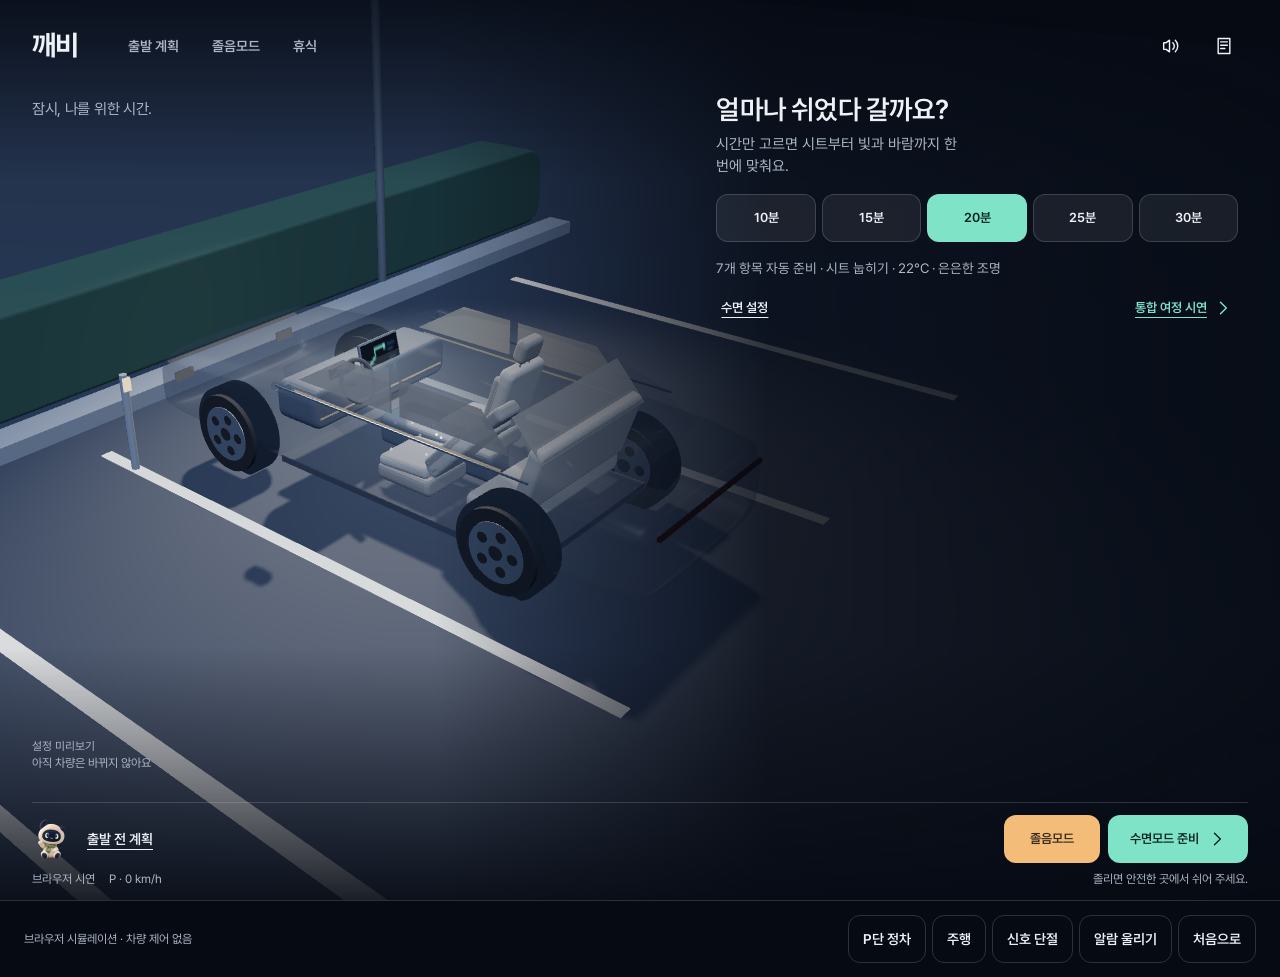
<file: app/src/main/assets/web/index.html>
<!doctype html>
<html lang="ko"><head><meta charset="utf-8"><meta name="viewport" content="width=device-width,initial-scale=1"><meta name="color-scheme" content="dark"><meta http-equiv="Content-Security-Policy" content="default-src 'self'; script-src 'self'; style-src 'self' 'unsafe-inline'; img-src 'self' data:; connect-src 'none'; font-src 'self'"><title>깨비 · 여정 사이의 쉼</title><link rel="stylesheet" href="style.css"><link rel="stylesheet" href="theme.css"><script defer src="core.js"></script><script defer src="sleep-routine.js"></script><script defer src="scene-state.js"></script><script defer src="vendor/three.min.js"></script><script defer src="demo/journey-scene.js"></script><script defer src="cabin3d.js"></script><script defer src="stage-labels.js"></script><script defer src="app.js"></script></head>
<body><div id="stage-labels" aria-hidden="true"><svg></svg></div><div class="app"><header class="topbar"><button class="brand" data-action="home" aria-label="깨비 홈">깨비</button><nav class="journey-nav" aria-label="여정"><button data-action="planning">출발 계획</button><button data-action="drowsy-mode">졸음모드</button><button data-action="rest-mode">휴식</button></nav><nav class="tools" aria-label="도구"><button id="sound" class="icon-button" aria-label="음성 안내 켜기"></button><button data-action="journal" class="icon-button" aria-label="휴식 기록" id="journal-button"></button></nav></header>
<main class="workspace"><section class="cabin-stage" aria-label="차량 공간 미리보기"><div class="scene-copy"><h2 id="scene-title">나에게 맞는 공간</h2><p id="scene-message">한 번 시작하면 저장한 수면 환경을 차례로 준비해요.</p><div id="countdown" class="countdown" hidden></div></div><div class="scene-viewport"><canvas id="cabin-canvas" aria-label="선택값으로 움직이는 차량 공간 모형"></canvas></div><div class="scene-footer"><span id="scene-caption">설정 미리보기<small>실제 차량 상태와 다를 수 있어요</small></span><img id="companion" src="../character/kkaebi-attentive.webp" alt="" aria-hidden="true" width="64" height="64"></div></section><section class="control-panel" aria-label="여정과 환경 설정"><div id="panel-content"></div></section></main>
<div class="action-dock"><div id="dock-copy"></div><div id="dock-actions" class="dock-actions"></div></div><div class="statusline"><span id="connection" role="status"></span><span id="vehicle"></span><span id="runtime-note">졸리면 안전한 곳에서 쉬어 주세요.</span></div></div>
<aside id="simulator" aria-label="브라우저 시연"><span>브라우저 시뮬레이션 · 차량 제어 없음</span><div><button data-sim="park">P단 정차</button><button data-sim="drive">주행</button><button data-sim="lost">신호 단절</button><button data-sim="wake">알람 울리기</button><button data-sim="reset">처음으로</button></div></aside><div id="live-notice" class="sr-only" aria-live="polite"></div></body></html>
</file>
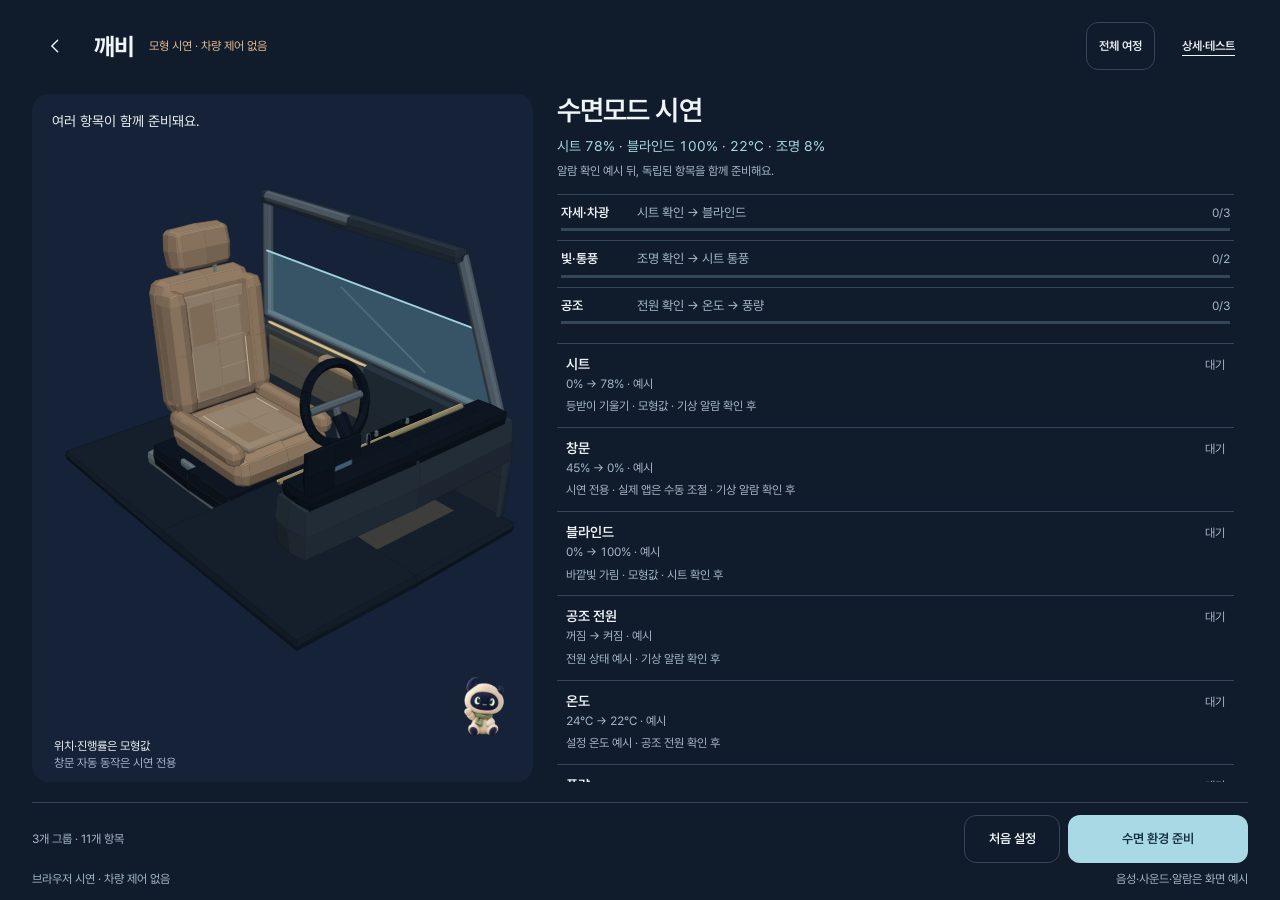
<file: app/src/main/assets/web/demo/index.html>
<!doctype html>
<html lang="ko">
<head>
  <meta charset="utf-8">
  <meta name="viewport" content="width=device-width,initial-scale=1">
  <meta name="color-scheme" content="dark">
  <meta http-equiv="Content-Security-Policy" content="default-src 'self'; script-src 'self'; style-src 'self' 'unsafe-inline'; img-src 'self' data:; connect-src 'none'; font-src 'self'">
  <title>깨비 · 수면모드 시연</title>
  <link rel="stylesheet" href="../style.css"><link rel="stylesheet" href="demo.css">
  <script defer src="../scene.js"></script><script defer src="tour.js"></script><script defer src="demo.js"></script>
</head>
<body data-runtime="showroom">
<div class="app">
  <header class="topbar">
    <a class="exit-link" href="kkaebi://exit-demo" id="exit" aria-label="깨비 앱으로 돌아가기"><svg viewBox="0 0 24 24" aria-hidden="true"><path d="m14 5-7 7 7 7"></path></svg></a>
    <strong class="demo-brand">깨비</strong>
    <span class="demo-disclosure">모형 시연 · 차량 제어 없음</span>
    <button id="journey-toggle">전체 여정</button>
    <button id="mode-toggle" class="text-button">상세·테스트</button>
  </header>
  <nav class="chapter-track" aria-label="시연 여정" hidden><span>계획</span><span>졸음</span><span>정차</span><span>환경</span><span>휴식</span><span>기상</span><span>확인</span></nav>
  <main class="workspace">
    <section class="cabin-stage" aria-label="가상 차량 공간">
      <div class="demo-scene-label" id="model-label">여러 항목이 함께 준비돼요.</div>
      <div class="scene-viewport"><canvas id="cabin-canvas" aria-label="독립적으로 움직이는 시트, 창문, 블라인드, 조명 모형"></canvas></div>
      <div class="scene-footer"><span>위치·진행률은 모형값<small>창문 자동 동작은 시연 전용</small></span><img id="companion" src="../../character/kkaebi-attentive.webp" alt="깨비" width="64" height="64"></div>
    </section>
    <section class="control-panel" aria-label="수면 환경 준비 순서">
      <div id="tour-panel">
        <div class="routine-heading"><h1 id="tour-title">수면모드 시연</h1><p id="tour-description">시트 78% · 블라인드 100% · 22°C · 조명 8%</p><p class="demo-context" id="tour-context">알람 확인 예시 뒤, 독립된 항목을 함께 준비해요.</p></div>
        <div id="routine-scroll" class="routine-scroll">
          <div id="group-overview" class="group-overview" aria-label="세 그룹의 동시 진행"></div>
          <ol id="routine-ledger" class="routine-ledger" aria-label="항목별 준비와 복원 진행"></ol>
        </div>
      </div>
      <div id="manual-panel" hidden>
        <h1>상세·동작 테스트</h1>
        <p class="helper">항목 하나의 움직임을 살펴봐요. 수면 시연으로 돌아가면 처음 설정으로 준비해요.</p>
        <div class="option-picker"><select id="options" aria-label="시연할 항목"></select></div>
        <div class="inspector-head"><h2 id="manual-label">시트</h2><output id="manual-value"></output></div>
        <input id="manual-range" class="range-control" type="range" min="0" max="100" value="0" aria-label="시트 모형 조절">
        <div class="range-ends"><span id="range-min">세우기</span><span id="range-max">눕히기</span></div>
        <p class="helper" id="manual-note">모형의 비율이며 실제 차량 각도가 아니에요.</p>
      </div>
      <div id="paused-notice" class="stop-warning" role="status" hidden></div>
    </section>
  </main>
  <div class="action-dock"><span id="demo-progress">11개 항목 · 준비 전</span><div class="dock-actions"><button id="restart">처음 설정</button><button id="next" hidden>다음 단계</button><button id="play" class="primary">수면 환경 준비</button></div></div>
  <div class="statusline"><span id="host-status">시연 환경 확인 중</span><span>음성·사운드·알람은 화면 예시</span></div>
</div>
<div id="live-notice" class="sr-only" aria-live="polite"></div>
</body></html>
</file>
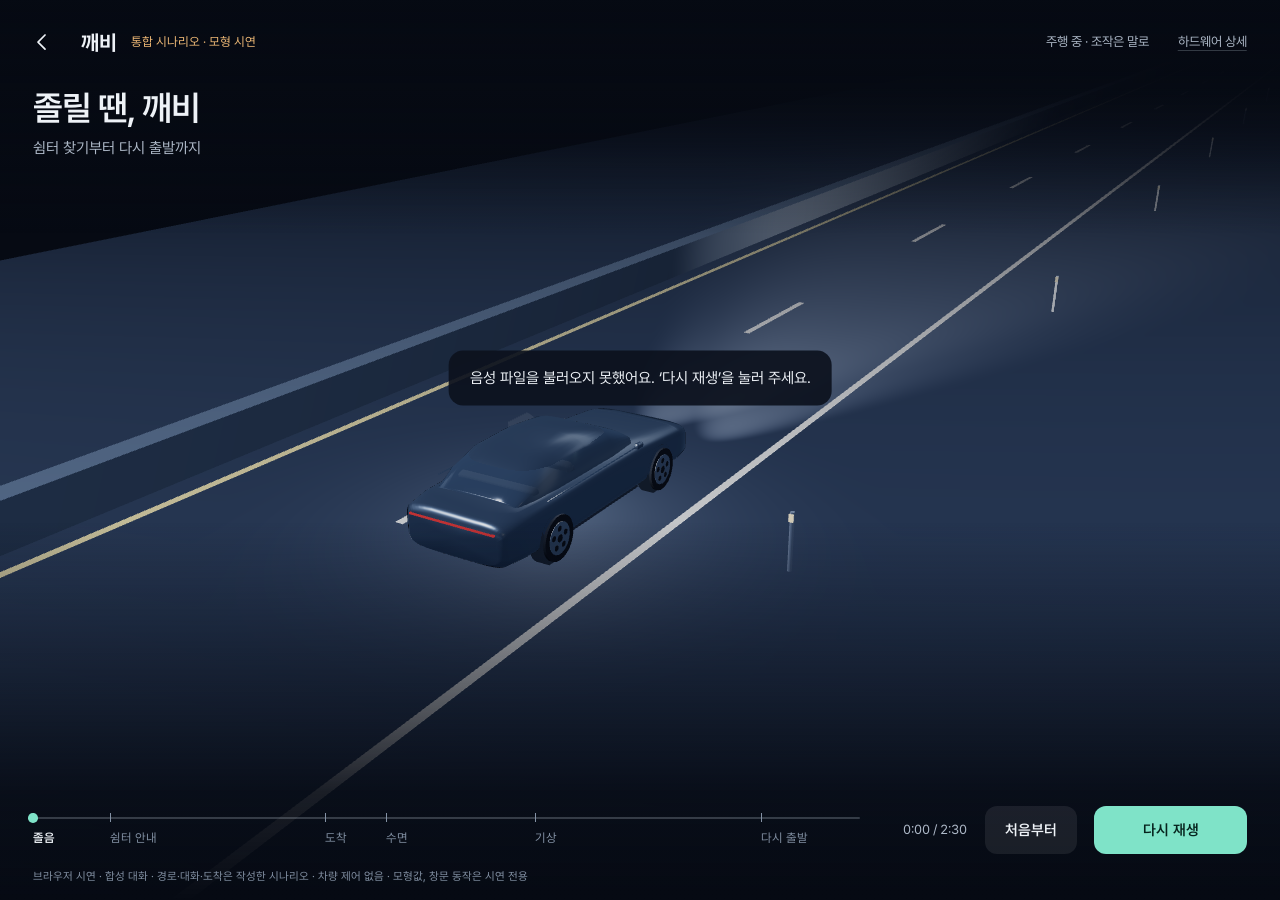
<file: app/src/main/assets/web/demo/journey.html>
<!doctype html>
<html lang="ko">
<head>
  <meta charset="utf-8">
  <meta name="viewport" content="width=device-width,initial-scale=1">
  <meta name="color-scheme" content="dark">
  <meta http-equiv="Content-Security-Policy" content="default-src 'self'; script-src 'self'; style-src 'self' 'unsafe-inline'; img-src 'self' data: blob:; connect-src 'none'; font-src 'self'; media-src 'self'">
  <title>깨비 · 졸음부터 다시 출발까지</title>
  <link rel="stylesheet" href="journey.css">
  <script defer src="../vendor/three.min.js"></script>
  <script defer src="tour.js"></script>
  <script defer src="journey-data.js"></script>
  <script defer src="journey-scene.js"></script>
  <script defer src="journey.js"></script>
</head>
<body data-runtime="journey">
<canvas id="stage" aria-label="밤길을 달리던 차가 쉼터에 멈추고 실내가 수면 환경으로 바뀌는 모형 장면"></canvas>
<div class="shade" aria-hidden="true"></div>

<header class="top">
  <a id="exit" class="exit" href="kkaebi://exit-demo" aria-label="깨비 앱으로 돌아가기"><svg viewBox="0 0 24 24" aria-hidden="true"><path d="m14 5-7 7 7 7"></path></svg></a>
  <strong class="brand">깨비</strong>
  <span class="disclosure">통합 시나리오 · 모형 시연</span>
  <span id="status" class="status" role="status"></span>
  <a class="details" href="index.html">하드웨어 상세</a>
</header>

<div class="heading">
  <h1 id="title">졸릴 땐, 깨비</h1>
  <p id="detail">쉼터 찾기부터 다시 출발까지</p>
</div>

<div id="rest" class="rest" hidden>
  <strong id="rest-clock">20:00</strong>
  <span>20분 휴식 · 시간을 줄여 보여 줍니다</span>
</div>

<div id="labels" class="labels" aria-hidden="true">
  <svg id="leaders" class="leaders"></svg>
</div>
<ol id="hardware" class="sr-only" aria-label="각 하드웨어의 모의 진행 상태"></ol>

<footer class="dock">
  <div id="caption" class="caption">
    <img id="companion" src="../../character/kkaebi-attentive.webp" width="56" height="56" alt="">
    <strong id="caption-speaker">깨비</strong>
    <p id="caption-text"></p>
    <span class="voice" aria-hidden="true"><i></i><i></i><i></i><i></i></span>
  </div>
  <div class="transport">
    <div id="timeline" class="timeline" role="slider" tabindex="0" aria-label="재생 위치" aria-valuemin="0" aria-valuemax="150" aria-valuenow="0">
      <span class="track"><span id="fill" class="fill"></span></span>
      <ol id="chapters" class="chapters"></ol>
    </div>
    <span id="time" class="time">0:00 / 2:30</span>
    <button id="restart" class="ghost">처음부터</button>
    <button id="play" class="primary">통합 여정 시작</button>
  </div>
  <p class="notes"><span id="host">브라우저 시연</span> · 경로·대화·도착은 작성한 시나리오 · 차량 제어 없음 · 모형값, 창문 동작은 시연 전용</p>
</footer>
<div id="notice" class="notice" role="status" hidden></div>
<audio id="audio" preload="auto"></audio>
<div id="live" class="sr-only" aria-live="polite"></div>
</body>
</html>
</file>
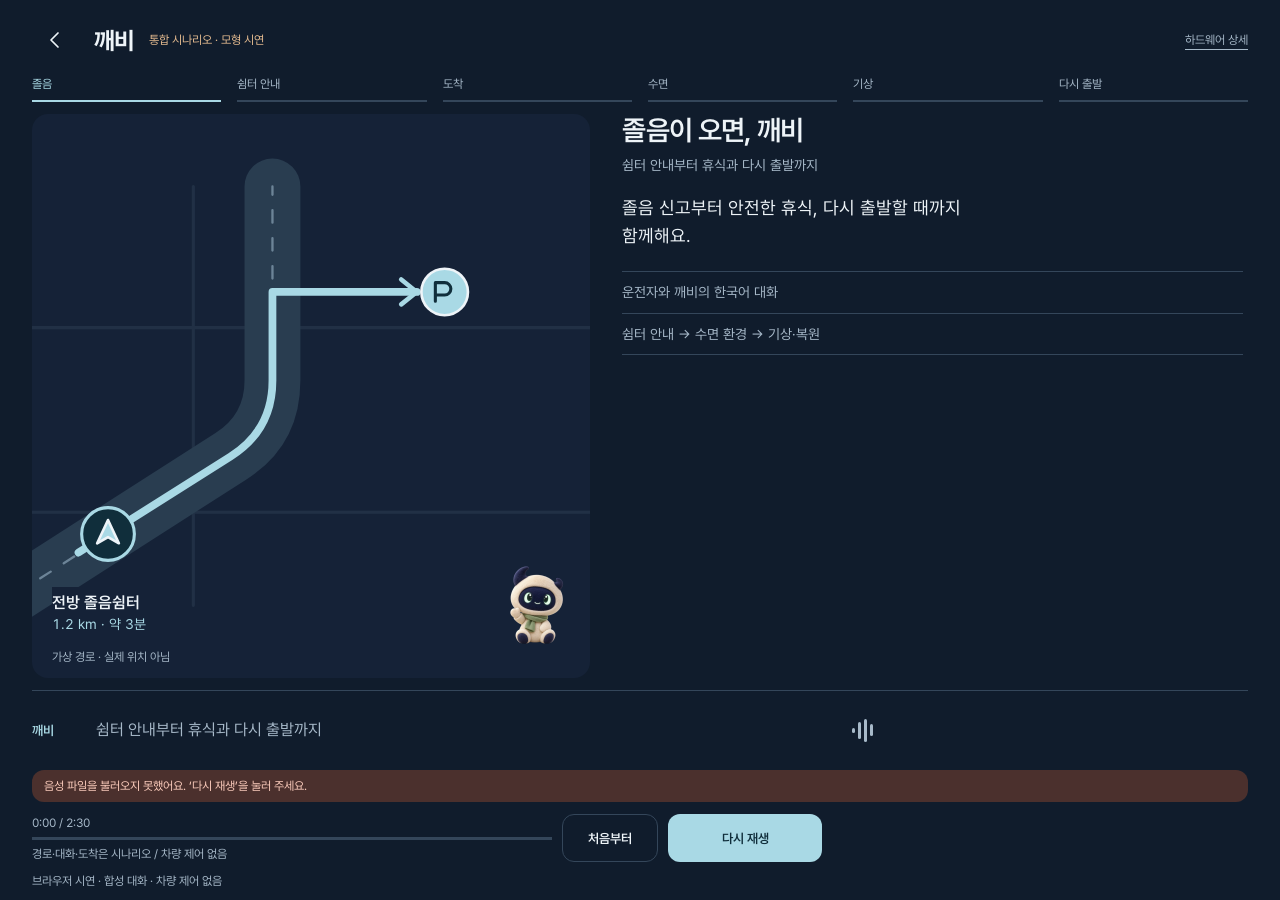
<file: app/src/main/assets/web/demo/story.html>
<!doctype html>
<html lang="ko">
<head>
  <meta charset="utf-8">
  <meta name="viewport" content="width=device-width,initial-scale=1">
  <meta name="color-scheme" content="dark">
  <meta http-equiv="Content-Security-Policy" content="default-src 'self'; script-src 'self'; style-src 'self' 'unsafe-inline'; img-src 'self' data:; connect-src 'none'; font-src 'self'; media-src 'self'">
  <title>깨비 · 졸음부터 다시 출발까지</title>
  <link rel="stylesheet" href="../style.css">
  <link rel="stylesheet" href="story.css">
  <script defer src="../scene.js"></script>
  <script defer src="tour.js"></script>
  <script defer src="story-data.js"></script>
  <script defer src="story.js"></script>
</head>
<body data-runtime="story">
<div class="story-app">
  <header class="story-header">
    <a id="exit" class="story-exit" href="kkaebi://exit-demo" aria-label="깨비 앱으로 돌아가기"><svg viewBox="0 0 24 24" aria-hidden="true"><path d="m14 5-7 7 7 7"></path></svg></a>
    <strong class="story-brand">깨비</strong>
    <span class="story-disclosure">통합 시나리오 · 모형 시연</span>
    <a class="story-details" href="index.html">하드웨어 상세</a>
  </header>
  <nav class="story-chapters" aria-label="운전자 여정"><span>졸음</span><span>쉼터 안내</span><span>도착</span><span>수면</span><span>기상</span><span>다시 출발</span></nav>
  <main class="story-workspace">
    <section class="story-stage" aria-label="운전자 여정 모형">
      <div id="route-scene" class="route-scene">
        <svg class="route-map" viewBox="0 0 360 230" role="img" aria-label="전방 쉼터까지 이어지는 가상 경로">
          <path class="road-secondary" d="M-20 71H390M104-20V250M-20 190H390"></path>
          <path class="road-bed" d="M-25 252 128 154Q155 137 155 105V-20"></path>
          <path class="road-line" d="M-25 252 128 154Q155 137 155 105V-20"></path>
          <path class="route-line" d="M30 216 128 154Q155 137 155 105V48H248"></path>
          <path class="route-next" d="M238 40 248 48 238 56"></path>
          <circle class="route-destination" cx="266" cy="48" r="15"></circle>
          <path class="rest-symbol" d="M260 54V42h6a4 4 0 0 1 0 8h-6"></path>
          <g id="route-driver" transform="translate(49 204)"><circle r="17"></circle><path d="m0-9 7 15-7-4-7 4Z"></path></g>
        </svg>
        <div class="route-place"><strong>전방 졸음쉼터</strong><span id="route-distance">1.2 km · 약 3분</span></div>
        <span class="route-note">가상 경로 · 실제 위치 아님</span>
      </div>
      <div id="cabin-scene" class="cabin-scene" hidden>
        <div id="cabin-state" class="cabin-state">저장한 수면 환경</div>
        <div class="story-canvas-wrap"><canvas id="cabin-canvas" aria-label="시트와 블라인드, 조명과 공조의 상태 모형"></canvas></div>
        <span class="cabin-note">모형값 · 창문 자동 동작은 시연 전용</span>
      </div>
      <img id="companion" class="story-companion" src="../../character/kkaebi-attentive.webp" width="80" height="80" alt="깨비">
    </section>
    <section class="story-content" aria-label="현재 여정 단계">
      <div class="story-heading"><h1 id="story-title">졸음부터, 다시 출발까지</h1><p id="story-detail">깨비와 함께 안전한 곳에서 쉬어 가는 여정</p></div>
      <div id="story-information" class="story-information">
        <p id="story-message">운전자의 호출부터 쉼터 안내, 수면 준비와 기상까지 한 번에 이어집니다.</p>
        <div id="story-facts" class="story-facts"></div>
      </div>
      <div id="story-hardware" class="story-hardware" hidden>
        <p id="hardware-summary" class="hardware-summary">함께 준비하는 수면 환경</p>
        <ol id="hardware-list" class="hardware-list" aria-label="각 하드웨어의 모의 진행 상태"></ol>
      </div>
      <div id="story-rest" class="story-rest" hidden><span>20분 휴식</span><strong id="rest-clock">20:00</strong><p>시간을 줄여 보여주는 시연</p></div>
    </section>
  </main>
  <div id="story-caption" class="story-caption" aria-live="off"><strong id="caption-speaker">깨비</strong><p id="caption-text">졸리면, 쉬어 갈 수 있도록.</p><span id="voice-state" class="voice-state" aria-hidden="true"><i></i><i></i><i></i><i></i></span></div>
  <div id="story-notice" class="story-notice" role="status" hidden></div>
  <footer class="story-dock"><div class="story-progress"><span id="story-time">0:00 / 2:30</span><span class="story-time-track" aria-hidden="true"><span id="story-time-fill"></span></span><small>경로·대화·도착은 시나리오 / 차량 제어 없음</small></div><button id="story-restart">처음부터</button><button id="story-play" class="primary">통합 여정 시작</button></footer>
  <p id="story-host" class="story-host">시연 환경 확인 중</p>
</div>
<audio id="story-audio" preload="auto"></audio>
<div id="story-live" class="sr-only" aria-live="polite"></div>
</body>
</html>
</file>
<file: app/src/main/assets/web/style.css>
@font-face{font-family:Pretendard;src:url(fonts/pretendard_regular.otf);font-weight:400;font-display:swap}@font-face{font-family:Pretendard;src:url(fonts/pretendard_semibold.otf);font-weight:600;font-display:swap}@font-face{font-family:Pretendard;src:url(fonts/pretendard_bold.otf);font-weight:700;font-display:swap}
:root{--shell:#101c2c;--paper:#1b2b3f;--ink:#eef4f8;--muted:#a7b9c9;--line:#34465a;--primary:#a9d9e5;--primary-ink:#102e3b;--night:#152237;--amber:#e7bd91;--danger:#ffb2a0;--ease:cubic-bezier(.16,1,.3,1);font-family:Pretendard,sans-serif;font-synthesis:none;font-size:calc(16px * var(--font-scale,1));color:var(--ink);background:var(--shell);color-scheme:dark}*{box-sizing:border-box}body{margin:0}button,input,a{font:inherit;-webkit-tap-highlight-color:transparent}button{min-height:48px;border:1px solid var(--line);border-radius:12px;padding:10px 14px;background:transparent;color:var(--ink);font-size:.875rem;font-weight:600;line-height:1.35;cursor:pointer;transition:background-color 150ms ease-out,color 150ms ease-out,border-color 150ms ease-out}button:hover{background:#283e52;border-color:#617c92}button:active{background:#355266}button:disabled{color:#7f91a3;background:#17273a;border-color:#25384b;cursor:default}button:focus-visible,a:focus-visible,input:focus-visible{outline:3px solid var(--primary);outline-offset:2px}input{accent-color:var(--primary);caret-color:var(--primary)}::selection{background:var(--primary);color:var(--primary-ink)}::-webkit-scrollbar{width:5px;height:5px}::-webkit-scrollbar-thumb{background:#536d82;border-radius:5px}[hidden]{display:none!important}svg{width:20px;height:20px;stroke:currentColor;fill:none;stroke-width:1.7;stroke-linecap:round;stroke-linejoin:round;flex-shrink:0}.primary{background:var(--primary);color:var(--primary-ink);border-color:transparent}.primary:hover{background:#c2e6ee;border-color:transparent}.urgent{background:var(--amber);color:#37291e;border-color:transparent}.urgent:hover{background:#f2d2ad;border-color:transparent}.text-button{border-color:transparent;text-decoration:underline;text-underline-offset:5px;padding:9px 4px}.icon-button{width:48px;padding:10px;display:flex;justify-content:center;align-items:center;border:0}.app{height:100dvh;min-height:560px;max-width:1600px;margin:auto;display:flex;flex-direction:column;padding:18px 32px 12px}.topbar{height:56px;flex-shrink:0;display:flex;align-items:center;gap:28px}.brand{font-size:1.75rem;font-weight:700;border:0;padding:0;letter-spacing:-.04em;min-width:54px;text-align:left}.brand:hover{background:transparent}.journey-nav{display:flex;gap:5px;flex:1;align-items:center}.journey-nav button{font-size:.875rem;border:0;border-radius:0;position:relative;color:var(--muted)}.journey-nav button[aria-current=page]{color:var(--ink)}.journey-nav button[aria-current=page]:after{content:'';position:absolute;left:14px;right:14px;bottom:4px;height:2px;background:var(--primary)}.tools{display:flex;gap:4px}.workspace{display:grid;grid-template-columns:minmax(0,1.22fr) minmax(0,1fr);gap:36px;flex:1;min-height:0;padding:20px 0}.cabin-stage{position:relative;min-width:0;min-height:0;background:var(--night);border-radius:16px;overflow:hidden;isolation:isolate}.scene-copy{position:absolute;z-index:2;top:20px;left:24px;right:20px;pointer-events:none}.scene-copy h2{font-size:1.2rem;font-weight:600;margin:0 0 6px;letter-spacing:-.02em}.scene-copy p{font-size:.75rem;color:var(--muted);margin:0;max-width:35ch}.scene-viewport{position:absolute;inset:50px 0 42px}.scene-viewport canvas{display:block;width:100%;height:100%}.scene-footer{position:absolute;left:22px;right:18px;bottom:12px;display:flex;align-items:flex-end;gap:10px;justify-content:space-between;font-size:.75rem;color:var(--ink);pointer-events:none}.scene-footer small{display:block;color:var(--muted);font-size:.6875rem;margin-top:3px}.scene-footer img{width:60px;height:60px;object-fit:contain;position:absolute;bottom:34px;right:0}.countdown{font-size:2.4rem;line-height:1.1;font-weight:400;letter-spacing:-.03em;font-variant-numeric:tabular-nums;margin-top:8px}.cabin-stage[data-rest=true] .scene-copy h2,.cabin-stage[data-rest=true] .scene-copy p{display:none}.cabin-stage[data-rest=true] .scene-viewport{inset:48px 0 42px}.control-panel{min-width:0;min-height:0;overflow-y:auto;overscroll-behavior:contain;scrollbar-gutter:stable;padding-right:5px}#panel-content{min-height:100%}h1{font-size:1.75rem;line-height:1.2;font-weight:600;letter-spacing:-.03em;margin:0 0 12px;text-wrap:balance}h2{font-size:1rem;font-weight:600;margin:18px 0 8px}p{font-size:.9375rem;line-height:1.5;color:var(--muted);margin:0 0 14px}.lead{max-width:35ch}.section-head{display:flex;align-items:center;justify-content:space-between;gap:12px;margin-bottom:10px}.section-head h1{margin:0}.duration{display:flex;gap:6px;margin:16px 0}.duration button{flex:1;min-width:0;font-size:.8125rem;padding:10px 3px;background:var(--paper)}button[aria-pressed=true]{background:var(--primary);color:var(--primary-ink);border-color:transparent}.full-button{width:100%;display:flex;align-items:center;justify-content:space-between;text-align:left;gap:10px}.home-actions{display:grid;gap:10px;margin:18px 0}.home-actions button{min-height:56px}.home-actions small{display:block;font-weight:400;font-size:.75rem;margin-top:4px}.demo-link{color:var(--primary)}.helper,.routine-note{font-size:.75rem;line-height:1.45;color:var(--muted);margin:12px 0 0}.warning{color:var(--danger)}.check{display:flex;align-items:center;gap:10px;min-height:48px;font-size:.875rem;line-height:1.4;margin:5px 0;cursor:pointer}.check input{height:22px;width:22px;margin:0;flex-shrink:0}.check small{display:block;font-size:.6875rem;color:var(--muted);margin-top:4px}.check.disabled{color:#8196aa}.consents{margin:12px 0;border-top:1px solid var(--line);padding-top:8px}.setting-row{padding:12px 0;border-bottom:1px solid var(--line)}.setting-note{font-size:.75rem;color:var(--muted);margin:10px 0 0}.stepper{display:flex;align-items:center;gap:8px}.stepper button{width:48px;padding:10px;display:flex;align-items:center;justify-content:center}.stepper output{flex:1;text-align:center;font-size:1.25rem;font-variant-numeric:tabular-nums}.option-tabs{display:flex;overflow-x:auto;gap:5px;margin-bottom:12px;scrollbar-width:thin}.option-tabs button{flex-shrink:0;display:flex;align-items:center;gap:6px;font-size:.75rem;padding:8px 10px;min-height:48px}.option-tabs svg{width:17px;height:17px}.inspector{padding:4px 0}.inspector-head{display:flex;justify-content:space-between;align-items:baseline;gap:10px;margin:0 0 10px}.inspector-head h2{margin:0;font-size:1.125rem}.inspector-head output{font-size:1.125rem;color:var(--primary);font-variant-numeric:tabular-nums}.range-control{width:100%;height:48px;margin:0;cursor:pointer}.range-ends{display:flex;justify-content:space-between;font-size:.6875rem;color:var(--muted);margin-top:-4px}.setting-choices{display:flex;gap:8px}.setting-choices button{flex:1;font-size:.8125rem}.preset-lines{list-style:none;padding:0;margin:12px 0}.preset-lines li{display:flex;align-items:center;gap:10px;border-bottom:1px solid var(--line);padding:10px 0;font-size:.8125rem}.preset-lines b{font-weight:400;flex:1}.preset-lines span{font-weight:600}.timeline{margin-top:10px}.timeline-row{display:grid;grid-template-columns:22px minmax(0,1fr) auto;gap:4px 8px;align-items:center;padding:12px 0;border-bottom:1px solid var(--line);position:relative}.timeline-row strong{font-size:.875rem;font-weight:600}.step-status{font-size:.75rem;color:var(--muted);text-align:right}.step-detail{grid-column:2/-1;font-size:.75rem;color:var(--muted);line-height:1.4}.step-icon{display:flex;color:var(--muted)}.timeline-row[data-working=true]{background:#22384b}.timeline-row[data-working=true] .step-icon{color:var(--primary)}.timeline-row[data-status=applied] .step-icon,.timeline-row[data-status=restored] .step-icon{color:#a8ddc9}.timeline-row[data-status=failed] .step-status,.timeline-row[data-status=pendingRestore] .step-status{color:var(--danger)}.motion-ok .timeline-row[data-working=true] .step-icon{animation:working-turn 1.2s linear infinite}.routine-banner{display:flex;align-items:center;gap:8px;color:var(--primary);font-size:.8125rem;padding:10px 0;border-bottom:1px solid var(--line)}.stop-warning{background:#4b302d;color:#ffcfbf;padding:12px;border-radius:12px;font-size:.8125rem;line-height:1.4;margin-bottom:10px}.journal-row{padding:12px 0;border-bottom:1px solid var(--line);font-size:.875rem;line-height:1.5}.journal-row time{display:block;font-size:.75rem;color:var(--muted);margin-bottom:4px}.action-dock{display:flex;align-items:center;justify-content:space-between;gap:18px;padding:12px 0 8px;border-top:1px solid var(--line);flex-shrink:0}#dock-copy{font-size:.75rem;line-height:1.4;color:var(--muted);min-width:0;max-width:40ch}.dock-actions{display:flex;align-items:center;justify-content:flex-end;gap:8px;flex-shrink:0}.dock-actions button{display:flex;align-items:center;justify-content:center;gap:8px;font-size:.8125rem;min-width:96px}.dock-actions .primary{min-width:140px}.statusline{display:flex;align-items:center;gap:14px;flex-shrink:0;font-size:.6875rem;line-height:1.4;color:var(--muted)}#runtime-note{margin-left:auto}.connection{font-size:.6875rem}.sr-only{position:absolute;width:1px;height:1px;margin:-1px;overflow:hidden;clip:rect(0,0,0,0);white-space:nowrap}aside{border-top:1px solid var(--line);padding:14px 24px;display:flex;justify-content:space-between;align-items:center;flex-wrap:wrap;gap:12px;font-size:.75rem;color:var(--muted)}aside>div{display:flex;gap:6px;flex-wrap:wrap}.motion-ok .panel-enter{animation:panel-enter 180ms var(--ease)}@keyframes panel-enter{from{opacity:.6;transform:translateX(5px)}to{opacity:1;transform:none}}@keyframes working-turn{to{transform:rotate(360deg)}}
@media(max-height:620px) and (min-width:500px){.app{min-height:0;padding:8px 18px 6px}.topbar{height:48px;gap:12px}.brand{font-size:1.4rem;min-width:44px}.journey-nav{gap:0}.journey-nav button{font-size:.75rem;padding:8px 10px}.tools{gap:0}.workspace{gap:18px;padding:10px 0}.scene-copy{top:12px;left:14px;right:12px}.scene-copy h2{font-size:.875rem}.scene-copy p{display:none}.scene-viewport{inset:34px 0 32px}.scene-footer{left:14px;right:12px;bottom:8px;font-size:.6875rem}.scene-footer small{font-size:.6875rem;display:inline;margin-left:5px}.scene-footer img{width:36px;height:36px;bottom:27px}.control-panel{padding-right:3px}h1{font-size:1.35rem;margin-bottom:9px}h2{font-size:.875rem;margin:12px 0 6px}p{font-size:.8125rem;line-height:1.4;margin-bottom:10px}.lead{display:none}.home-actions{margin:10px 0;gap:7px}.home-actions button{min-height:48px;font-size:.8125rem}.home-actions small{display:none}.duration{margin:10px 0;gap:4px}.duration button{font-size:.75rem}.helper,.routine-note{font-size:.6875rem;margin-top:8px}.option-tabs{margin-bottom:8px;gap:4px}.option-tabs button{font-size:.6875rem;padding:8px}.inspector-head{margin-bottom:0}.inspector-head h2,.inspector-head output{font-size:.875rem}.range-ends,.setting-note{font-size:.6875rem}.setting-note{margin-top:7px}.check{font-size:.75rem;margin:4px 0}.check small{font-size:.6875rem}.section-head{margin-bottom:6px}.section-head button{font-size:.75rem}.action-dock{padding:9px 0 6px;gap:10px}#dock-copy{font-size:.6875rem;max-width:23ch}.dock-actions{gap:6px}.dock-actions button{font-size:.75rem;min-width:72px;padding:9px 10px}.dock-actions .primary{min-width:118px}.statusline{font-size:.6875rem;gap:9px}#runtime-note{font-size:.6875rem;max-width:32ch;text-align:right}.timeline-row{padding:9px 0;gap:4px 6px}.timeline-row strong{font-size:.75rem}.step-status,.step-detail{font-size:.6875rem}.routine-banner{font-size:.75rem;padding:7px 0}.countdown{font-size:1.8rem;margin-top:0}.cabin-stage[data-rest=true] .scene-viewport{inset:44px 0 32px}}
@media(max-height:420px) and (min-width:500px){.app{padding:6px 14px 5px}.workspace{padding:6px 0;gap:14px}.topbar{gap:7px}.journey-nav button{padding:8px;font-size:.6875rem}.tools .icon-button{width:48px}.scene-footer small{display:block;margin-left:0}.scene-footer{font-size:.6875rem;bottom:7px}.scene-viewport{inset:10px 0 18px}.scene-copy h2{font-size:.8125rem}.home-actions{gap:6px;margin:8px 0}.home-actions button{padding:8px 10px}.home-actions + .helper{display:none}.action-dock #dock-copy{max-width:20ch}body[data-working=true] #dock-copy{display:none}body[data-working=true] .dock-actions{width:100%}.dock-actions button{font-size:.75rem}.dock-actions .primary{min-width:118px}.statusline #runtime-note{display:none}.statusline #vehicle{margin-left:auto}h1{font-size:1.25rem}.option-tabs{margin-bottom:5px}.setting-note{margin-top:5px}.range-control{height:48px}.inspector .check{margin-top:0}.inspector .setting-note{max-width:32ch}}
@media(max-width:499px){.app{height:auto;min-height:100dvh;padding:12px 18px}.topbar{height:auto;min-height:48px;gap:8px;flex-wrap:wrap}.brand{font-size:1.5rem}.journey-nav{order:3;flex-basis:100%;border-bottom:1px solid var(--line)}.journey-nav button{flex:1;font-size:.8125rem}.tools{margin-left:auto}.workspace{display:flex;flex-direction:column;gap:20px;padding:16px 0}.cabin-stage{height:300px;flex-shrink:0}.scene-copy h2{font-size:1rem}.scene-viewport{inset:40px 0 42px}.control-panel{overflow:visible}.action-dock{position:sticky;bottom:0;background:var(--shell);z-index:5;display:block;padding:12px 0}#dock-copy{max-width:none;margin-bottom:8px}.dock-actions{display:flex;flex-wrap:wrap;justify-content:stretch}.dock-actions button{flex:1;min-width:0}.dock-actions .primary{min-width:0}.statusline{flex-wrap:wrap}.statusline #runtime-note{display:none}.scene-footer small{display:block}.option-tabs{margin-bottom:14px}.inspector{padding:4px 0}.home-actions{margin:14px 0}}
@media(prefers-reduced-motion:reduce){*,*:before,*:after{animation:none!important;transition:none!important;scroll-behavior:auto!important}}body:not(.motion-ok),body:not(.motion-ok) *,body:not(.motion-ok) *:before{animation:none!important;transition:none!important}body[data-runtime=native]{height:100dvh;overflow:hidden}body[data-runtime=native] .app{min-height:0;max-width:none}

@media(max-width:499px){body[data-runtime=native]{height:auto;overflow:auto}body[data-runtime=native] .app{height:auto}}

/* Review correction: the compact inspector exposes every option in one named control. */
.option-picker{margin:8px 0 12px}.option-picker select{width:100%;min-height:48px;border:1px solid var(--line);border-radius:12px;background:var(--paper);color:var(--ink);font:inherit;font-size:.875rem;font-weight:600;padding:10px 12px;cursor:pointer}.option-picker select:focus-visible{outline:3px solid var(--primary);outline-offset:2px}.option-picker select:disabled{color:#7f91a3;cursor:default}
.scene-footer,.scene-footer small,.helper,.setting-note,.range-ends,.statusline,.connection,.check small,.step-detail,.step-status,.routine-note{font-size:.75rem}
@media(max-height:620px) and (min-width:500px){.option-picker{margin:5px 0 8px}.option-picker select{font-size:.8125rem}.inspector-head h2,.inspector-head output{font-size:.875rem}.statusline #runtime-note{font-size:.75rem}}
@media(max-width:499px){.action-dock{position:static}.app{height:auto}.control-panel{overflow:visible}}

/* Final review correction: keep the whole live inspector above the fixed action dock. */
@media(max-height:420px) and (min-width:500px){body[data-phase=settings] .section-head{display:none}body[data-phase=settings] .option-picker{margin:0 0 4px}body[data-phase=settings] .inspector{padding:0}body[data-phase=settings] .inspector-head{margin-bottom:0}body[data-phase=settings] .inspector>.check{margin:0;min-height:48px}}

/* Sleep routine: one request, a persistent per-hardware ledger, one active item. */
.sleep-profile{padding:14px 0;border-top:1px solid var(--line);border-bottom:1px solid var(--line);margin:18px 0 0}.sleep-profile-title{display:flex;align-items:center;gap:8px;font-size:.875rem}.sleep-profile-title strong{font-weight:600;flex:1}.sleep-profile-title>span{color:var(--primary);font-size:.75rem}.sleep-profile p{margin:8px 0 0;font-size:.8125rem;line-height:1.5}.home-links{display:flex;align-items:center;gap:12px;justify-content:space-between}.home-links button{font-size:.8125rem}.home-links .demo-link{display:flex;align-items:center;gap:6px}.sleep-targets{list-style:none;padding:0;margin:10px 0 16px}.sleep-targets li{display:grid;grid-template-columns:20px minmax(0,1fr) minmax(0,1.4fr);align-items:center;gap:8px;padding:8px 0;border-bottom:1px solid var(--line);font-size:.8125rem}.sleep-targets strong{text-align:right;font-weight:400;color:var(--primary);overflow-wrap:anywhere}.sleep-targets svg{width:18px;height:18px;color:var(--muted)}.pose-storage{border-top:1px solid var(--line);padding:12px 0;margin-top:12px}.pose-storage p{font-size:.75rem;margin:0 0 8px}.pose-storage button{width:100%}.prepare-intro{font-size:.8125rem}.routine-heading h1{margin-bottom:5px}.routine-heading p{margin:0;font-size:.75rem;color:var(--primary);font-variant-numeric:tabular-nums}.sleep-ledger{margin-top:2px}.sleep-ledger .timeline-row{padding:9px 6px;gap:3px 7px;border-radius:0}.sleep-ledger .step-detail{font-size:.75rem;overflow-wrap:anywhere}.sleep-ledger .step-detail[hidden]{display:none}.sleep-ledger .timeline-row:not([data-working=true]):not([data-status=failed]):not([data-status=pendingRestore]):not([data-status=applied]):not([data-status=restored]):not([data-status=manualPreserved]) .step-detail{display:none}.sleep-ledger .step-status{font-size:.75rem;line-height:1.35;max-width:13ch}.step-meter{grid-column:2/-1;height:3px;margin-top:4px;background:var(--line);overflow:hidden}.step-meter span{display:block;height:100%;background:var(--primary);transform-origin:left}.step-meter[data-kind=confirmed] span{background:#a8ddc9}.step-meter[data-kind=indeterminate] span{opacity:.75}.motion-ok .step-meter[data-kind=indeterminate] span{animation:preparing-track 1.4s ease-in-out infinite alternate}.motion-ok .sleep-ledger .timeline-row[data-working=true] .step-icon{animation:none}.sleep-ledger .timeline-row[data-status=manual],.sleep-ledger .timeline-row[data-status=unsupported],.sleep-ledger .timeline-row[data-status=unselected],.sleep-ledger .timeline-row[data-status=unsaved]{color:var(--muted)}.sleep-ledger .step-meter[data-kind=confirmed]{display:none}body[data-routine=true] .workspace{grid-template-columns:minmax(0,.76fr) minmax(0,1fr)}body[data-routine=true] .routine-banner{padding:6px 0;font-size:.75rem}body[data-routine=true] .routine-note{margin-top:10px}.inspector-head{flex-wrap:wrap}.inspector-head output{overflow-wrap:anywhere;text-align:right;max-width:100%}.scene-copy h2{overflow-wrap:anywhere}
@keyframes preparing-track{from{transform:translateX(0)}to{transform:translateX(210%)}}
@media(max-height:620px) and (min-width:500px){.sleep-profile{padding:10px 0;margin-top:8px}.sleep-profile p{font-size:.75rem;margin-top:5px}.sleep-profile-title{font-size:.8125rem}.home-links{gap:6px}.home-links button{font-size:.75rem}.sleep-ledger .timeline-row{padding:7px 4px}.routine-heading h1{font-size:1.125rem}.sleep-ledger .timeline-row strong{font-size:.8125rem}.sleep-targets li{font-size:.75rem;padding:7px 0}.pose-storage{padding:10px 0}.sleep-targets{margin:6px 0 10px}.routine-heading p{margin-bottom:3px}}
@media(max-height:420px) and (min-width:500px){.sleep-profile{margin-top:6px;padding:8px 0}.sleep-profile-title{gap:5px}.sleep-profile-title>span{font-size:.75rem}.sleep-profile p{margin-top:4px}.home-links{align-items:stretch;gap:4px}.home-links button{padding:6px 2px;text-align:left}.home-links .demo-link svg{width:16px}.sleep-ledger .timeline-row{padding:6px 3px;grid-template-columns:18px minmax(0,1fr) auto;gap:2px 5px}.sleep-ledger .step-icon svg{width:17px;height:17px}.sleep-ledger .timeline-row strong{font-size:.75rem}.sleep-ledger .step-status{font-size:.75rem;max-width:11ch}.sleep-ledger .step-detail{font-size:.75rem}.routine-heading h1{font-size:1.05rem}.routine-heading p{font-size:.75rem}.routine-banner svg{width:16px;height:16px}body[data-routine=true] .workspace{gap:12px}body[data-routine=true] .scene-copy{left:12px;right:10px}body[data-routine=true] .scene-copy h2{font-size:.8125rem}.routine-heading{position:relative}.sleep-targets li{grid-template-columns:18px minmax(0,.9fr) minmax(0,1.3fr)}}
@media(max-width:499px){.home-links{gap:6px}.sleep-profile p{font-size:.8125rem}body[data-routine=true] .workspace{display:flex}.sleep-ledger .timeline-row{padding:12px 4px}.sleep-ledger .timeline-row strong{font-size:.875rem}.sleep-ledger .step-detail{display:block!important}.sleep-ledger .step-detail[hidden]{display:none!important}}

.preset-details{margin:0 0 10px;border-bottom:1px solid var(--line)}.preset-details summary{min-height:48px;display:flex;align-items:center;gap:8px;cursor:pointer;color:var(--primary);font-size:.8125rem}.preset-details summary:before{content:"+";font-size:1.1rem}.preset-details[open] summary:before{content:"−"}.preset-details summary:focus-visible{outline:3px solid var(--primary);outline-offset:2px}

/* Routine context stays visible while the independent result ledger scrolls. */
body[data-routine=true] .control-panel{overflow:hidden;display:flex;flex-direction:column}
body[data-routine=true] #panel-content{min-height:0;flex:1;display:flex;flex-direction:column}
.routine-context{flex-shrink:0}.routine-context .stop-warning{margin:0 0 6px;padding:8px;font-size:.75rem;line-height:1.35}
.routine-context[data-alert=true] .routine-heading h1{display:none}.routine-context[data-alert=true] .routine-heading p{margin:0}
body[data-routine=true] .sleep-ledger{min-height:0;overflow-y:auto;overscroll-behavior:contain;flex:1;scrollbar-gutter:stable;margin:0}
body[data-routine=true] .routine-note{flex-shrink:0;margin:6px 0 0;font-size:.75rem;line-height:1.3}
body[data-routine-alert=true] .routine-note{display:none}
.sleep-ledger .timeline-row[data-status=applied] .step-detail,.sleep-ledger .timeline-row[data-status=restored] .step-detail,.sleep-ledger .timeline-row[data-status=manualPreserved] .step-detail{display:block;color:var(--muted)}
@media(max-height:420px) and (min-width:500px){.routine-heading h1{margin-bottom:4px}.routine-context .routine-banner{padding:3px 0!important}.routine-context[data-alert=true] .routine-heading,.routine-context[data-alert=true] .routine-banner{display:inline-flex;vertical-align:middle;margin-right:8px}.routine-context[data-alert=true] .routine-banner{margin-bottom:4px}.preset-details{margin-bottom:4px}.preset-details summary{min-height:48px}.check{padding-top:9px;padding-bottom:9px}body[data-phase=prepare] .section-head{align-items:center}body[data-phase=prepare] .section-head h1{margin-bottom:4px}.sleep-ledger .timeline-row[data-status=applied] .step-detail,.sleep-ledger .timeline-row[data-status=restored] .step-detail,.sleep-ledger .timeline-row[data-status=manualPreserved] .step-detail{font-size:.75rem}}
@media(max-width:499px){body[data-routine=true] .control-panel{overflow:visible}body[data-routine=true] .sleep-ledger{max-height:440px;flex:auto}body[data-routine=true] #panel-content{display:block}}

@media(max-height:420px) and (min-width:500px){body[data-routine=true] .routine-note{display:none}}
/* Concurrent cabin groups keep their order; scrolling remains under driver control. */
.routine-overview{border-bottom:1px solid var(--line);padding-bottom:6px;margin-bottom:4px}
.routine-group{display:grid;grid-template-columns:auto minmax(0,1fr);gap:2px 10px;padding:8px 6px;font-size:.75rem;line-height:1.35}
.routine-group strong{font-weight:600}.group-status{text-align:right;color:var(--muted);overflow-wrap:anywhere}.group-detail{grid-column:1/-1;color:var(--muted);font-variant-numeric:tabular-nums;overflow-wrap:anywhere}.group-detail[hidden]{display:none}.routine-group .step-meter{grid-column:1/-1;margin-top:2px}
.routine-group[data-state=working]{background:var(--working,#22384b)}.routine-group[data-state=working] strong{color:var(--primary)}.routine-group[data-state=failed] .group-status,.sleep-ledger .timeline-row[data-status=blocked] .step-status{color:var(--danger)}.sleep-ledger .timeline-row[data-status=blocked] .step-detail{display:block}
@media(max-height:420px) and (min-width:500px){.routine-group{padding:5px 3px;gap:1px 5px}.routine-overview{padding-bottom:4px}}
</file>
<file: app/src/main/assets/web/theme.css>
/* v0.12 주 화면: 통합 여정 시연과 같은 밤 장면 위에 화면을 올린다. 기존 style.css의 구조는 유지하고 색과 장면 배치만 바꾼다. */
:root{--shell:#060a13;--paper:rgba(255,255,255,.07);--ink:#eef2f7;--muted:#aeb9c8;--line:rgba(214,226,240,.18);--primary:#7fe3c8;--primary-ink:#06231d;--night:transparent;--amber:#f3bc78;--danger:#ffb4a2}
::selection{background:var(--primary);color:var(--primary-ink)}
.cabin-stage{background:none;border-radius:0;overflow:visible;isolation:auto}
.scene-viewport{position:fixed!important;inset:0!important;z-index:-1}
.app::after{content:"";position:fixed;inset:0;z-index:-1;pointer-events:none;background:linear-gradient(90deg,rgba(6,10,19,0) 34%,rgba(6,10,19,.8) 60%,rgba(6,10,19,.93) 100%),linear-gradient(180deg,rgba(6,10,19,.72) 0,rgba(6,10,19,0) 20%,rgba(6,10,19,0) 72%,rgba(6,10,19,.9) 100%)}
.scene-copy{left:0;top:6px}
.scene-footer{left:0}
.action-dock{border-top-color:var(--line)}
@media(max-width:499px){.app::after{background:linear-gradient(180deg,rgba(6,10,19,.75) 0,rgba(6,10,19,.2) 22%,rgba(6,10,19,.86) 46%,rgba(6,10,19,.95) 100%)}}
.drowsy-guide{margin:2px 0 14px}
.drowsy-name{margin:0;font-size:.95rem;color:var(--muted)}
.drowsy-distance{display:block;font-size:3.6rem;font-weight:600;letter-spacing:-.03em;line-height:1.05;color:var(--primary);font-variant-numeric:tabular-nums}
.drowsy-meta{margin:6px 0 0;font-size:.85rem;color:var(--muted)}
.drowsy-way{margin:10px 0 0;font-size:.95rem}
.drowsy-way[data-state=unavailable]{color:var(--amber)}
.drowsy-actions{display:grid;grid-template-columns:repeat(3,minmax(0,1fr));gap:8px;margin:0 0 8px}
.drowsy-actions button{min-height:56px;padding:0 8px;border-radius:12px;border:1px solid var(--line);background:var(--paper);color:var(--ink);font-weight:600;font-size:.95rem}
.drowsy-comfort{display:flex;flex-wrap:wrap;gap:4px 14px;min-height:1.2em}
@media(max-height:420px){.drowsy-distance{font-size:2.6rem}.drowsy-actions button{min-height:48px;font-size:.85rem}.drowsy-guide{margin-bottom:8px}}

/* 부품 라벨 */
#stage-labels{position:fixed;inset:0;z-index:0;pointer-events:none}
#stage-labels svg{position:absolute;inset:0;width:100%;height:100%;overflow:visible}
#stage-labels line{stroke:rgba(214,226,240,.34);stroke-width:1}
#stage-labels line[data-active=true]{stroke:var(--primary);stroke-opacity:.8}
#stage-labels circle{fill:var(--ink)}
#stage-labels circle[data-active=true]{fill:var(--primary)}
.stage-label,.stage-label:disabled{background:none!important;border:0!important;box-shadow:none!important;min-height:0}
.stage-label:disabled[data-on=true]{opacity:1}
.stage-label{position:absolute;left:0;top:0;display:block;padding:0;color:var(--ink);text-align:left;font:inherit;opacity:0;transition:opacity .45s var(--ease);pointer-events:none}
.stage-label[data-on=true]{opacity:1}
.stage-label[data-side=right]{text-align:right}
.stage-label[data-option]{pointer-events:auto;cursor:pointer;min-height:48px}
.stage-label b{display:block;font-size:.72rem;font-weight:500;color:var(--muted)}
.stage-label strong{display:block;font-size:1.15rem;font-weight:600;letter-spacing:-.02em;line-height:1.25;white-space:nowrap;font-variant-numeric:tabular-nums}
.stage-label em{display:block;font-style:normal;font-size:.7rem;color:var(--muted);min-height:1em}
.stage-label[data-state=working] em{color:var(--primary)}
.stage-label[data-state=failed] em,.stage-label[data-state=failed] strong{color:var(--amber)}
.stage-label[data-selected=true] strong{color:var(--primary)}
.stage-label[data-option]:focus-visible{outline:2px solid var(--primary);outline-offset:4px;border-radius:8px}

/* 장면 위 글자는 제목 한 줄만 남긴다. 깨비는 아래 말풍선 자리로 옮긴다. */
.scene-copy p{display:none}
.scene-copy h2{font-size:.95rem;font-weight:500;color:var(--muted)}
.scene-footer{font-size:.72rem;color:var(--muted)}
.scene-footer img{display:none}
.control-panel h1{font-size:1.7rem;font-weight:600;letter-spacing:-.03em;line-height:1.2;margin:0 0 6px;text-wrap:balance}
.control-panel .lead{color:var(--muted);margin:0 0 14px}
.home-summary{margin:14px 0 6px;font-size:.85rem;color:var(--muted)}
#dock-copy{display:flex;align-items:center;gap:10px;min-height:44px}
#dock-copy::before{content:"";flex:none;width:40px;height:40px;background:url(../character/kkaebi-attentive.webp) center/contain no-repeat}
@media(max-height:420px){.control-panel h1{font-size:1.35rem}.stage-label strong{font-size:1rem}.stage-label b,.stage-label em{font-size:.66rem}#dock-copy::before{width:34px;height:34px}.scene-copy h2{font-size:.8rem}}
@media(max-width:520px){#stage-labels{display:none}}
.stage-label,.stage-label:disabled{color:var(--ink)!important}
.stage-label[data-on=true],.stage-label:disabled[data-on=true]{opacity:1!important}
.stage-label[data-on=false]{opacity:0!important}
body[data-stage-labels=true]:not([data-routine=true]) .scene-copy{display:none}

@media(max-height:420px){.drowsy-distance{font-size:2.3rem}.drowsy-name{font-size:.85rem}.drowsy-meta{margin-top:2px;font-size:.78rem}.drowsy-way{margin-top:4px;font-size:.82rem}.drowsy-guide{margin:0 0 6px}.drowsy-actions{margin-bottom:4px;gap:6px}.drowsy-actions button{min-height:48px;font-size:.82rem;line-height:1.2}.drowsy-comfort{font-size:.72rem;margin:0}.control-panel .text-button{min-height:40px}}

.cabin-stage .countdown{left:0;top:0;font-size:2.6rem;font-weight:400;color:var(--amber);letter-spacing:-.02em}
body[data-stage-labels=true] .scene-footer{display:none}

.control-panel p{text-wrap:pretty}
.drowsy-distance small{font-size:.8rem;font-weight:500;color:var(--muted);letter-spacing:0;margin-left:.5rem}
.drowsy-way{font-size:1.05rem;font-weight:600;margin:6px 0 2px}
.drowsy-arrived{font-size:1.05rem;margin:0 0 4px}.drowsy-arrived strong{color:var(--primary)}
body[data-stage-labels=true] .sleep-ledger .routine-overview{display:none}

/* 실시간 조절 표시: 움직이는 부품의 점이 뛰고, 라벨 아래 막대가 차오른다. */
.stage-label .meter{display:block;height:2px;margin-top:4px;background:rgba(214,226,240,.18);border-radius:1px;overflow:hidden;opacity:0;transition:opacity .3s}
.stage-label .meter[data-kind=value],.stage-label .meter[data-kind=busy]{opacity:1}
.stage-label .meter u{display:block;height:100%;width:0;background:var(--primary);border-radius:1px;transition:width .35s linear}
.stage-label .meter[data-kind=busy] u{width:35%!important;animation:meter-run 1.1s ease-in-out infinite}
.stage-label[data-state=failed] .meter u{background:var(--amber)}
.stage-label[data-state=confirmed] em{color:var(--primary)}
@keyframes meter-run{0%{transform:translateX(-110%)}100%{transform:translateX(300%)}}
#stage-labels circle[data-state=working]{animation:dot-pulse 1s ease-in-out infinite;fill:var(--primary)}
#stage-labels circle[data-state=confirmed]{fill:var(--primary)}
#stage-labels circle[data-state=failed]{fill:var(--amber)}
@keyframes dot-pulse{0%,100%{r:3px}50%{r:6px}}
body:not(.motion-ok) #stage-labels circle,body:not(.motion-ok) .stage-label .meter u{animation:none!important}
/* 준비·복원 중에는 오른쪽을 큰 진행 숫자와 알람 한 줄로 줄이고, 항목 목록은 그 아래에 둔다. */
.routine-heading #routine-progress{font-size:1.05rem;color:var(--primary);margin:4px 0 0}
.check input[data-check=all]+span{font-size:1.05rem;font-weight:600}
.preset-details{margin-top:10px}

/* 항목별 상태는 차량 위 라벨이 보여 준다. 오른쪽 목록에는 직접 확인이 필요한 항목만 남긴다. */
body[data-routine=true] .sleep-ledger .routine-overview{display:none}
body[data-routine=true] .sleep-ledger .timeline-row:not([data-status=failed]):not([data-status=blocked]):not([data-status=pendingRestore]):not([data-status=stopped]){display:none}
body[data-routine=true] .routine-note{display:none}
body[data-routine=true] .routine-heading h1{font-size:1.7rem}
body[data-routine=true] .routine-heading #routine-progress{font-size:1.25rem;font-weight:600}

body[data-stage-labels=true]:not([data-routine=true]) .countdown{display:none}

.sound-kinds{display:grid;grid-template-columns:repeat(4,minmax(0,1fr));gap:6px;margin:8px 0 4px}
.sound-kinds button{min-height:48px;border-radius:12px;border:1px solid var(--line);background:var(--paper);color:var(--ink);font-weight:600;font-size:.85rem}
.sound-kinds button[aria-pressed=true]{background:var(--primary);color:var(--primary-ink);border-color:transparent}
.sound-kinds button:disabled{opacity:.4}

.sound-kinds button{white-space:nowrap;font-size:.8rem;padding:0 2px}

/* 설정 화면에서 라벨을 눌러 항목을 고를 수 있게 화면 위로 올린다. */
#stage-labels{z-index:3}

/* v0.14 다듬기: 한국어 줄바꿈, 말풍선, 비활성 탭, 패널 라벨 행 */
body{word-break:keep-all;overflow-wrap:break-word}
.action-dock{gap:14px}
#dock-copy,.action-dock #dock-copy{flex:1 1 auto;max-width:none;font-size:.875rem;line-height:1.4;color:var(--ink)}
#dock-copy>span{display:-webkit-box;-webkit-box-orient:vertical;-webkit-line-clamp:2;overflow:hidden;min-width:0}
#dock-copy>span:has(button){display:block;overflow:visible}
.dock-actions button{white-space:nowrap}
@media(max-height:420px){.action-dock #dock-copy{font-size:.8rem}}
.journey-nav button:disabled{background:none;border-color:transparent;color:var(--muted);opacity:.5}
.tools .icon-button:disabled{background:none;border-color:transparent;opacity:.4}
.tools .icon-button[aria-pressed=true]{background:rgba(127,227,200,.14);color:var(--primary);border-color:transparent}
.drowsy-actions button{white-space:nowrap;padding:0 6px}
.stage-label[data-side=left],.stage-label[data-side=right]{text-shadow:0 1px 3px rgba(6,10,19,.9)}
.stage-label[data-side=row]{display:grid;grid-template-columns:6rem minmax(0,1fr) auto;align-items:center;column-gap:12px;text-align:left;border-bottom:1px solid var(--line)}
.stage-label[data-side=row] b{font-size:.8rem}
.stage-label[data-side=row] strong{font-size:1rem;overflow:hidden;text-overflow:ellipsis}
.stage-label[data-side=row] em{font-size:.75rem;min-height:0;text-align:right}
.stage-label[data-side=row] .meter{position:absolute;left:0;right:0;bottom:-1px;margin:0}
.routine-banner{flex-wrap:wrap;row-gap:4px}
.routine-banner .route-line{display:flex;align-items:center;gap:6px;flex-basis:100%;color:var(--primary)}
.routine-banner .route-line svg{width:16px;height:16px;fill:none;stroke:currentColor;stroke-width:1.7;stroke-linecap:round;stroke-linejoin:round}
.stage-label[data-side=row][data-state=confirmed] .meter,.stage-label[data-side=row][data-state=idle] .meter{opacity:0}
.stage-label[data-side=cell]{display:flex;align-items:center;gap:8px;text-align:left;white-space:nowrap;border-bottom:1px solid var(--line)}
.stage-label[data-side=cell] b{flex:none;font-size:.72rem}
.stage-label[data-side=cell] strong{min-width:0;font-size:.9rem;overflow:hidden;text-overflow:ellipsis}
.stage-label[data-side=cell] em{display:none}
.stage-label[data-side=cell] .meter{position:absolute;left:0;right:0;bottom:-1px;margin:0}
.stage-label[data-side=cell][data-state=confirmed] .meter,.stage-label[data-side=cell][data-state=idle] .meter{opacity:0}
</file>
<file: app/src/main/assets/web/demo/demo.css>
.demo-brand{font-size:1.5rem;letter-spacing:-.03em;flex-shrink:0}.demo-disclosure{font-size:.75rem;line-height:1.4;color:var(--amber);flex:1}.exit-link{display:flex;width:48px;min-height:48px;align-items:center;justify-content:center;color:var(--ink);border-radius:12px;flex-shrink:0}.exit-link:hover{background:var(--paper)}.topbar{gap:14px}.topbar button{font-size:.75rem;padding:8px 12px;flex-shrink:0}.chapter-track{display:flex;align-items:center;gap:12px;flex-shrink:0;padding:8px 0 4px;color:var(--muted);font-size:.75rem}.chapter-track span{flex:1;padding:0 0 7px;border-bottom:2px solid var(--line)}.chapter-track span[data-current=true]{color:var(--primary);border-bottom-color:var(--primary)}.chapter-track span[data-done=true]{color:#b9cbd7;border-bottom-color:#647e92}
body[data-runtime=showroom] .workspace{grid-template-columns:minmax(0,.84fr) minmax(0,1.16fr);gap:24px}body[data-runtime=showroom] .control-panel{display:flex;flex-direction:column;overflow:hidden;padding-right:0}#tour-panel{display:flex;flex-direction:column;min-height:0;flex:1}.routine-heading{flex-shrink:0;padding-bottom:14px}.routine-heading h1{margin-bottom:8px}.routine-heading p{margin:0;font-size:.875rem;line-height:1.45}.routine-heading .demo-context{font-size:.75rem;margin-top:7px;color:var(--muted)}.demo-scene-label{position:absolute;z-index:2;left:20px;right:20px;top:18px;font-size:.875rem;line-height:1.4;color:var(--ink)}body[data-runtime=showroom] .scene-viewport{inset:36px 0 38px}.scene-footer small{font-size:.75rem;display:block}
.routine-ledger{list-style:none;padding:0 8px 0 0;margin:0;min-height:0;flex:1;overflow-y:auto;overscroll-behavior:contain;scrollbar-gutter:stable;scroll-padding:6px}.routine-ledger .routine-step{padding:12px 9px;border-top:1px solid var(--line);font-size:.8125rem}.routine-ledger .routine-step[data-active=true]{background:#22384b}.routine-ledger .routine-step-head{display:flex;align-items:baseline;justify-content:space-between;gap:8px}.routine-ledger .routine-step-head strong{font-weight:600;font-size:.875rem}.routine-ledger .routine-step-state{font-size:.75rem;color:var(--muted);flex-shrink:0;font-variant-numeric:tabular-nums}.routine-ledger .routine-step[data-active=true] .routine-step-state{color:var(--primary)}.routine-ledger .routine-step[data-state=complete] .routine-step-state{color:#a8ddc9}.routine-ledger .routine-step-detail{font-size:.75rem;line-height:1.45;color:var(--muted);margin-top:4px;font-variant-numeric:tabular-nums}.routine-ledger .routine-step-track{display:flex;gap:5px;margin-top:8px}.routine-ledger .routine-step-track span{flex:1;text-align:center;padding:2px 0;border-bottom:1px solid var(--line);font-size:.75rem;color:var(--muted)}.routine-ledger .routine-step-track span[data-current=true]{color:var(--ink);border-bottom-color:var(--primary)}.routine-ledger .routine-step-track span[data-done=true]{color:#c1d4df;border-bottom-color:#647e92}.routine-ledger .routine-step-meter{height:3px;margin-top:7px;background:var(--line);overflow:hidden}.routine-ledger .routine-step-meter>span{display:block;height:100%;width:0;background:var(--primary)}.routine-ledger .routine-step-note{font-size:.75rem;line-height:1.4;color:var(--muted);margin-top:5px}.routine-ledger .routine-step:not([data-active=true]) .routine-step-note{display:none}.routine-ledger .routine-step:not([data-active=true]) .routine-step-meter{display:none}
.routine-ledger .routine-step:not([data-active=true]) .routine-step-track{display:none}
.group-overview{flex-shrink:0;margin-bottom:10px}.routine-group{padding:9px 4px;border-top:1px solid var(--line)}.routine-group-head{display:flex;align-items:baseline;gap:10px;min-width:0;font-size:.8125rem;line-height:1.4}.routine-group-head strong{font-weight:600;flex-shrink:0;min-width:5.1em}.routine-group-current{flex:1;min-width:0;color:var(--muted);white-space:nowrap;overflow:hidden;text-overflow:ellipsis;font-variant-numeric:tabular-nums}.routine-group-count{font-size:.75rem;flex-shrink:0;color:var(--muted);font-variant-numeric:tabular-nums}.routine-group[data-state=active] .routine-group-current,.routine-group[data-state=active] .routine-group-count{color:var(--primary)}.routine-group[data-state=complete] .routine-group-count{color:#a8ddc9}.routine-group-meter{height:3px;background:var(--line);margin-top:6px}.routine-group-meter>span{display:block;width:0;height:100%;background:var(--primary)}.routine-ledger .routine-step-track{display:none}.routine-ledger{border-top:1px solid var(--line)}.routine-ledger .routine-step:first-child{border-top:0}
#manual-panel{overflow-y:auto;overscroll-behavior:contain;min-height:0}#manual-panel .option-picker{margin:14px 0 12px}#manual-panel .helper{font-size:.75rem}#paused-notice{flex-shrink:0;margin:8px 0 0}#demo-progress{font-size:.75rem;color:var(--muted);line-height:1.4}.statusline{font-size:.75rem}.statusline span:last-child{margin-left:auto}.action-dock .dock-actions button{min-height:48px}.action-dock .dock-actions .primary{min-width:180px}
@media(max-height:620px) and (min-width:500px){.topbar{gap:8px}.demo-brand{font-size:1.25rem}.topbar button{padding:8px}.chapter-track{gap:6px;padding:4px 0 0}.chapter-track span{padding-bottom:5px}body[data-runtime=showroom] .workspace{gap:16px;padding:8px 0}.routine-heading{padding-bottom:8px}.routine-heading h1{font-size:1.2rem;margin-bottom:5px}.routine-heading p{font-size:.75rem}.routine-heading .demo-context{margin-top:4px}.demo-scene-label{top:10px;left:12px;right:10px;font-size:.75rem}.routine-ledger .routine-step{padding:8px 6px}.routine-ledger .routine-step-head strong{font-size:.8125rem}.routine-ledger .routine-step-track{margin-top:5px}.routine-ledger .routine-step-track span{padding:1px 0}.routine-ledger .routine-step-detail{margin-top:3px}.routine-ledger .routine-step-meter{margin-top:5px}.routine-ledger .routine-step-note{margin-top:4px}.action-dock{gap:10px;padding:8px 0 6px}.action-dock .dock-actions .primary{min-width:150px}.statusline span:last-child{display:none}body[data-runtime=showroom] .scene-viewport{inset:22px 0 28px}#manual-panel h1{font-size:1.125rem}#manual-panel .option-picker{margin:8px 0}.scene-footer{left:12px;right:10px}.scene-footer small{margin-left:0}}
@media(max-height:420px) and (min-width:500px){body[data-runtime=showroom] .workspace{gap:12px;padding:5px 0}.topbar{gap:6px}.demo-brand{font-size:1.125rem}.topbar button{padding:8px 6px}.demo-disclosure{max-width:16ch}.routine-heading h1{font-size:1.125rem}.routine-heading{padding-bottom:6px}.routine-heading .demo-context{display:none}.routine-ledger{padding-right:3px}.routine-ledger .routine-step{padding:7px 5px}.scene-footer{bottom:7px}.scene-footer img{bottom:33px}#demo-progress{max-width:18ch}.action-dock .dock-actions{gap:6px}.action-dock .dock-actions button{min-width:76px;padding:8px}.action-dock .dock-actions .primary{min-width:144px}body[data-demo-mode=journey] #demo-progress{display:none}body[data-demo-mode=journey] .dock-actions{width:100%}body[data-demo-mode=journey] .dock-actions button{flex:1}.chapter-track{font-size:.75rem}#manual-panel>.helper{display:none}}
@media(max-width:499px){.topbar{flex-wrap:wrap;gap:6px}.demo-brand{font-size:1.25rem}.demo-disclosure{font-size:.75rem}.topbar #journey-toggle{margin-left:48px}.topbar #mode-toggle{margin-left:auto}.topbar button{flex:1}.chapter-track{gap:5px;padding-top:12px;font-size:.75rem}body[data-runtime=showroom] .workspace{gap:16px;padding-top:12px}body[data-runtime=showroom] .control-panel{overflow:visible}#tour-panel{display:block}.routine-ledger{max-height:440px;overflow-y:auto;scrollbar-gutter:stable}.routine-heading{padding-bottom:12px}.routine-heading h1{font-size:1.5rem}.demo-scene-label{font-size:.8125rem}.action-dock{position:static;padding:12px 0}.action-dock .dock-actions{margin-top:8px;gap:6px}.action-dock .dock-actions .primary{min-width:0}.dock-actions button{font-size:.8125rem}.statusline span:last-child{display:none}#manual-panel{overflow:visible}}
@media(max-height:420px) and (min-width:500px){.demo-disclosure{max-width:none}}
@media(max-width:499px){.topbar{display:grid;grid-template-columns:48px minmax(0,1fr) minmax(0,1.7fr);gap:4px 8px}.topbar #journey-toggle{grid-column:2;margin-left:0}.topbar #mode-toggle{grid-column:3;justify-self:start;margin-left:0}.topbar button{white-space:nowrap}}
@media(max-height:620px) and (min-width:500px){.group-overview{margin-bottom:6px}.routine-group{padding:6px 3px}.routine-group-head{gap:6px;font-size:.75rem}.routine-group-meter{margin-top:4px}.routine-group-head strong{min-width:4.6em}.routine-ledger .routine-step{padding:7px 5px}.routine-heading .demo-context{display:none}}
@media(max-height:420px) and (min-width:500px){.routine-group{padding:5px 2px}.group-overview{margin-bottom:5px}.routine-group-head{gap:5px}}
@media(max-width:499px){.group-overview{margin:0 0 14px}.routine-group{padding:10px 3px}.routine-group-head{font-size:.8125rem}.routine-ledger{max-height:350px}.routine-heading .demo-context{display:block}}
.routine-scroll{min-height:0;flex:1;overflow-y:auto;overscroll-behavior:contain;scrollbar-gutter:stable;padding-right:4px}.routine-scroll .routine-group{display:block;min-width:0}.routine-scroll .routine-ledger{overflow:visible;max-height:none;padding-right:0}.routine-ledger .routine-step[data-state=waiting] .routine-step-note,.routine-ledger .routine-step[data-key=window] .routine-step-note{display:block}
@media(max-width:499px){.routine-scroll{max-height:470px;overflow-y:auto}.routine-scroll .routine-ledger{overflow:visible;max-height:none}}
</file>
<file: app/src/main/assets/web/demo/journey.css>
@font-face{font-family:Pretendard;font-weight:400;font-display:swap;src:url(../fonts/pretendard_regular.otf)}
@font-face{font-family:Pretendard;font-weight:500;font-display:swap;src:url(../fonts/pretendard_medium.otf)}
@font-face{font-family:Pretendard;font-weight:600;font-display:swap;src:url(../fonts/pretendard_semibold.otf)}
@font-face{font-family:Pretendard;font-weight:700;font-display:swap;src:url(../fonts/pretendard_bold.otf)}

:root{
  --night:#060a13;--ink:#eef2f7;--soft:#aeb9c8;--quiet:#8492a5;--hair:rgba(214,226,240,.22);
  --mint:#7fe3c8;--mint-ink:#06231d;--amber:#f3bc78;
  --font-scale:1;--ease:cubic-bezier(.16,1,.3,1);
  --pad:clamp(20px,2.6vw,48px);
}
*{box-sizing:border-box;margin:0;padding:0}
html{font-size:calc(clamp(12px,.62vw + 8.1px,22px)*var(--font-scale));-webkit-text-size-adjust:100%}
body{height:100dvh;overflow:hidden;background:var(--night);color:var(--ink);font-family:Pretendard,"Apple SD Gothic Neo",sans-serif;font-weight:400;line-height:1.5;word-break:keep-all;-webkit-font-smoothing:antialiased;font-variant-numeric:tabular-nums}
::selection{background:var(--mint);color:var(--mint-ink)}
.sr-only{position:absolute;width:1px;height:1px;overflow:hidden;clip-path:inset(50%);white-space:nowrap}
a{color:inherit}
:focus-visible{outline:2px solid var(--mint);outline-offset:3px;border-radius:6px}

#stage{position:fixed;inset:0;width:100%;height:100%;display:block}
/* 글자가 놓이는 위아래만 어둡게 눌러 장면 위에서도 읽히게 한다. */
.shade{position:fixed;inset:0;pointer-events:none;background:linear-gradient(180deg,rgba(6,10,19,.78) 0,rgba(6,10,19,0) 26%,rgba(6,10,19,0) 58%,rgba(6,10,19,.9) 88%,var(--night) 100%)}

.top{position:fixed;inset:0 0 auto 0;display:flex;align-items:center;gap:.9rem;padding:calc(var(--pad)*.55) var(--pad) 0;min-height:3.4rem}
.exit{display:grid;place-items:center;width:3rem;height:3rem;margin-left:-.9rem;border-radius:.75rem;transition:background .2s}
.exit:hover{background:rgba(255,255,255,.08)}
.exit svg{width:1.5rem;height:1.5rem;fill:none;stroke:currentColor;stroke-width:1.7;stroke-linecap:round;stroke-linejoin:round}
.brand{font-size:1.3rem;font-weight:700;letter-spacing:-.02em}
.disclosure{font-size:.78rem;color:var(--amber)}
.status{margin-left:auto;font-size:.82rem;color:var(--soft)}
.details{display:flex;align-items:center;min-height:3rem;padding-left:.9rem;font-size:.82rem;color:var(--soft);text-underline-offset:.3em;text-decoration-color:var(--hair)}
.details:hover{color:var(--ink)}

.heading{position:fixed;left:var(--pad);top:calc(var(--pad)*.55 + 4.3rem);max-width:min(32rem,46vw)}
.heading h1{font-size:2.15rem;font-weight:600;line-height:1.22;letter-spacing:-.03em;text-wrap:balance}
.heading p{margin-top:.5rem;font-size:.95rem;color:var(--soft);max-width:26rem;text-wrap:pretty}
.heading.swap h1,.heading.swap p{animation:rise .7s var(--ease) both}
.heading.swap p{animation-delay:.08s}
@keyframes rise{from{opacity:0;transform:translateY(.5rem);filter:blur(6px)}to{opacity:1;transform:none;filter:none}}

.rest{position:fixed;left:50%;top:17%;transform:translateX(-50%);text-align:center;display:flex;flex-direction:column;align-items:center}
.rest[hidden]{display:none}
.rest strong{font-size:5.2rem;font-weight:400;letter-spacing:-.03em;line-height:1;color:var(--amber)}
.rest span{margin-top:.7rem;font-size:.82rem;color:var(--soft)}
body[data-phase=rest] .heading{opacity:.55;transition:opacity 1.2s}

.labels{position:fixed;inset:0;pointer-events:none}
.leaders{position:absolute;inset:0;width:100%;height:100%;overflow:visible}
.leaders line{stroke:rgba(214,226,240,.4);stroke-width:1}
.leaders line[data-active=true]{stroke:var(--mint);stroke-opacity:.75}
.leaders circle{fill:var(--ink)}
.leaders circle[data-active=true]{fill:var(--mint)}
.label{position:absolute;left:0;top:0;min-width:9.5rem;opacity:0;transition:opacity .5s var(--ease);will-change:transform}
.label[data-on=true]{opacity:1}
.label[data-side=right]{text-align:right}
.label b{display:block;font-size:.78rem;font-weight:500;color:var(--soft)}
.label strong{display:block;white-space:nowrap;font-size:1.45rem;font-weight:600;letter-spacing:-.02em;line-height:1.2}
.label em{display:block;font-style:normal;font-size:.76rem;color:var(--quiet)}
.label[data-state=adjusting] em,.label[data-state=confirming] em{color:var(--mint)}
.label[data-state=complete] strong{color:var(--ink)}
.label[data-state=waiting] strong{color:var(--soft)}
.label.marker{left:auto;right:var(--pad);top:27%;min-width:0;text-align:right;white-space:nowrap}
.label.marker strong{font-size:2rem;color:var(--mint)}
.label.marker em{color:var(--soft)}

.dock{position:fixed;inset:auto 0 0 0;padding:0 var(--pad) calc(var(--pad)*.45);display:flex;flex-direction:column;gap:.9rem}
.caption{display:grid;grid-template-columns:auto auto 1fr auto;align-items:center;column-gap:.9rem;min-height:3.5rem}
.caption img{width:3.5rem;height:3.5rem;object-fit:contain;transition:opacity .3s}
.caption[data-speaker=driver] img{opacity:.28}
.caption[data-quiet=true] strong,.caption[data-quiet=true] img{visibility:hidden}
.caption strong{font-size:.82rem;font-weight:500;color:var(--mint);min-width:2.6rem}
.caption[data-speaker=driver] strong{color:var(--soft)}
.caption p{font-size:1.5rem;font-weight:500;line-height:1.35;letter-spacing:-.02em;text-wrap:balance;max-width:44rem}
.voice{display:flex;gap:.22rem;align-items:center;height:1.4rem;opacity:0;transition:opacity .25s}
.voice i{width:.2rem;height:.4rem;border-radius:.1rem;background:var(--mint)}
body[data-speaking=true] .voice{opacity:1}
body[data-speaking=true][data-motion=true] .voice i{animation:talk .9s ease-in-out infinite}
.voice i:nth-child(2){animation-delay:.12s}.voice i:nth-child(3){animation-delay:.3s}.voice i:nth-child(4){animation-delay:.2s}
@keyframes talk{0%,100%{height:.35rem}50%{height:1.3rem}}

.transport{display:grid;grid-template-columns:1fr auto auto auto;align-items:center;column-gap:1.1rem}
.timeline{position:relative;height:3rem;cursor:pointer;touch-action:none}
.track{position:absolute;left:0;right:0;top:.7rem;height:2px;background:var(--hair);border-radius:1px}
.fill{position:absolute;left:0;top:0;bottom:0;width:0;background:var(--mint);border-radius:1px}
.fill::after{content:"";position:absolute;right:-.3rem;top:50%;width:.6rem;height:.6rem;margin-top:-.3rem;border-radius:50%;background:var(--mint)}
.chapters{list-style:none;position:absolute;inset:0}
.chapters li{position:absolute;top:.45rem;padding-top:1rem;font-size:.76rem;color:var(--quiet);white-space:nowrap;transition:color .3s}
.chapters li::before{content:"";position:absolute;left:0;top:0;width:1px;height:.55rem;background:var(--quiet)}
.chapters li[data-done=true]{color:var(--soft)}
.chapters li[data-current=true]{color:var(--ink);font-weight:600}
.chapters li[data-current=true]::before{background:var(--mint)}
.time{font-size:.82rem;color:var(--soft);min-width:5.6rem;text-align:right}
button{font:inherit;font-size:.92rem;font-weight:600;min-height:3rem;padding:0 1.25rem;border-radius:.75rem;border:0;cursor:pointer;transition:background .2s,color .2s,transform .2s var(--ease)}
button:active{transform:scale(.97)}
button:disabled{opacity:.4;cursor:default}
.primary{background:var(--mint);color:var(--mint-ink);min-width:9.5rem}
.primary:hover:not(:disabled){background:#a2efd9}
.ghost{background:rgba(255,255,255,.08);color:var(--ink)}
.ghost:hover:not(:disabled){background:rgba(255,255,255,.14)}
.notes{font-size:.7rem;color:var(--quiet)}

.notice{position:fixed;left:50%;top:42%;transform:translate(-50%,-50%);max-width:30rem;padding:1rem 1.3rem;border-radius:.9rem;background:rgba(12,18,30,.92);font-size:.95rem;text-align:center}
.notice[hidden]{display:none}

body[data-large=true] .heading p,body[data-large=true] .notes{display:none}
@media (max-height:560px){.heading p{display:none}.rest{top:14%}.rest strong{font-size:4rem}}
/* 차량 화면의 앱 영역(약 640×390)에 맞춘 단계 */
@media (max-height:440px){
  .top{min-height:3rem;padding-top:.5rem}.heading{top:3.7rem}.heading h1{font-size:1.9rem}
  .label strong{font-size:1.25rem}.label.marker{top:24%}.label.marker strong{font-size:1.7rem}
  .dock{gap:.55rem;padding-bottom:.55rem}.caption{min-height:3rem}.caption img{width:3rem;height:3rem}.caption p{font-size:1.3rem}
  .timeline{height:2.6rem}.notes{font-size:.72rem;white-space:nowrap;overflow:hidden;text-overflow:ellipsis}
  .rest{top:19%}.rest strong{font-size:3.4rem}.rest span{margin-top:.3rem}
  body[data-phase=rest] .heading{opacity:0}
}
@media (max-width:520px){
  .status,.details{display:none}
  .heading h1{font-size:1.6rem}
  .caption{grid-template-columns:auto 1fr}.caption strong,.voice{display:none}.caption p{font-size:1.15rem}
  .transport{grid-template-columns:1fr auto}.timeline{grid-column:1/-1}.time{display:none}
  .label{display:none}.leaders{display:none}
}
@media (prefers-reduced-motion:reduce){.heading.swap h1,.heading.swap p{animation:none}.voice i{animation:none!important}}

body[data-film=true] button,body[data-film=true] .details,body[data-film=true] .exit{display:none}
body[data-film=true] .brand{margin-left:0}
body[data-film=true] .transport{grid-template-columns:1fr auto}
body[data-film=true] .label,body[data-film=true] .heading,body[data-film=true] .voice{transition:none}
body[data-film=true] .voice i{animation:none!important}
</file>
<file: app/src/main/assets/web/demo/story.css>
body[data-runtime=story]{height:100dvh;overflow:hidden}
.story-app{max-width:1600px;height:100dvh;min-height:0;margin:0 auto;padding:16px 32px 10px;display:flex;flex-direction:column;gap:12px}
.story-header{display:flex;align-items:center;gap:14px;min-height:48px;flex-shrink:0}
.story-exit{display:flex;align-items:center;justify-content:center;min-width:48px;min-height:48px;color:var(--ink);border-radius:12px}
.story-exit svg{width:24px;height:24px;fill:none;stroke:currentColor;stroke-width:1.7;stroke-linecap:round;stroke-linejoin:round}
.story-brand{font-size:1.5rem;letter-spacing:-.03em}
.story-disclosure{color:var(--amber);font-size:.75rem;flex:1}
.story-details{display:flex;align-items:center;min-height:48px;font-size:.75rem;color:var(--muted);text-underline-offset:5px}
.story-exit:hover,.story-details:hover{color:var(--primary)}
.story-header a:focus-visible{outline:3px solid var(--primary);outline-offset:2px}
.story-chapters{display:flex;gap:16px;flex-shrink:0;color:var(--muted);font-size:.75rem;line-height:1.4}
.story-chapters span{flex:1;padding-bottom:7px;border-bottom:2px solid var(--line)}
.story-chapters span[data-current=true]{color:var(--primary);border-bottom-color:var(--primary)}
.story-chapters span[data-done=true]{color:#b9cbd7;border-bottom-color:#647e92}
.story-workspace{display:grid;grid-template-columns:minmax(0,1fr) minmax(0,1.12fr);gap:32px;min-height:0;flex:1}
.story-stage{position:relative;min-height:0;overflow:hidden;border-radius:16px;background:var(--night)}
.route-scene,.cabin-scene{position:absolute;inset:0}
.route-map{width:100%;height:100%;overflow:visible}
.road-secondary{fill:none;stroke:var(--line);stroke-width:2;opacity:.4}
.road-bed{fill:none;stroke:#293d50;stroke-width:36}
.road-line{fill:none;stroke:#6c8497;stroke-width:1.5;stroke-dasharray:8 10}
.route-line{fill:none;stroke:var(--primary);stroke-width:5;stroke-linecap:round;stroke-linejoin:round}
.route-next{fill:none;stroke:var(--primary);stroke-width:3;stroke-linecap:round;stroke-linejoin:round}
.route-destination{fill:var(--primary)}
.rest-symbol{fill:none;stroke:var(--primary-ink);stroke-width:2;stroke-linecap:round;stroke-linejoin:round}
#route-driver circle{fill:var(--primary-ink);stroke:var(--primary);stroke-width:2}
#route-driver path{fill:var(--primary)}
.route-place{position:absolute;bottom:40px;left:20px;display:flex;flex-direction:column;gap:4px;background:var(--night);padding:6px 10px 6px 0}
.route-place strong{font-size:1rem;font-weight:600}.route-place span{font-size:.875rem;color:var(--primary);font-variant-numeric:tabular-nums}
.route-note,.cabin-note{position:absolute;bottom:12px;left:20px;right:14px;font-size:.75rem;color:var(--muted);line-height:1.35}
.story-companion{position:absolute;right:12px;bottom:33px;width:80px;height:80px;object-fit:contain;pointer-events:none}
.cabin-state{position:absolute;left:20px;top:16px;right:12px;font-size:.875rem;color:var(--ink);z-index:1;line-height:1.4}
.story-canvas-wrap{position:absolute;inset:20px 0 25px}
.story-canvas-wrap canvas{display:block;width:100%;height:100%}
.story-content{display:flex;flex-direction:column;min-height:0;overflow:hidden}
.story-heading{flex-shrink:0;margin-bottom:18px}
.story-heading h1{font-size:1.75rem;margin:0 0 8px;font-weight:600;letter-spacing:-.03em;line-height:1.2;text-wrap:balance}
.story-heading p{font-size:.875rem;line-height:1.45;color:var(--muted);margin:0}
.story-information{min-height:0;overflow-y:auto;scrollbar-gutter:stable}
.story-information>p{font-size:1.125rem;line-height:1.6;margin:0 0 20px;max-width:32ch;color:var(--ink)}
.story-facts{display:flex;flex-direction:column;gap:0;border-top:1px solid var(--line);font-size:.875rem;color:var(--muted)}
.story-facts p{padding:10px 0;border-bottom:1px solid var(--line);margin:0;font:inherit;line-height:1.45}
.story-hardware{display:flex;flex:1;flex-direction:column;min-height:0}
.hardware-summary{font-size:.75rem;line-height:1.4;color:var(--primary);margin:0 0 9px;flex-shrink:0}
.hardware-list{list-style:none;padding:0 4px 0 0;margin:0;min-height:0;overflow-y:auto;overscroll-behavior:contain;scrollbar-gutter:stable;flex:1;display:grid;grid-template-columns:repeat(2,minmax(0,1fr));align-content:start;column-gap:12px}
.hardware-row{padding:10px 6px;border-top:1px solid var(--line);font-size:.8125rem;line-height:1.35}
.hardware-row-head{display:flex;align-items:baseline;gap:8px}
.hardware-row strong{font-weight:600;flex:1}.hardware-value{font-variant-numeric:tabular-nums;color:var(--muted)}
.hardware-state{font-size:.75rem;min-width:4em;text-align:right;color:var(--muted)}
.hardware-row[data-active=true]{background:#22384b}.hardware-row[data-active=true] .hardware-state,.hardware-row[data-active=true] .hardware-value{color:var(--primary)}
.hardware-row[data-state=complete] .hardware-state{color:#a8ddc9}
.hardware-meter{height:3px;background:var(--line);margin-top:6px;overflow:hidden}
.hardware-meter>span{display:block;height:100%;width:0;background:var(--primary)}
.hardware-note{margin:5px 0 0;color:var(--muted);font-size:.75rem}
.story-rest{display:flex;flex:1;flex-direction:column;justify-content:center;align-items:flex-start;gap:8px;color:var(--muted);font-size:.875rem}
.story-rest strong{font-size:3.5rem;line-height:1.1;letter-spacing:-.03em;font-variant-numeric:tabular-nums;font-weight:400;color:var(--ink)}
.story-rest p{font-size:.75rem;margin:0}
.story-caption{display:flex;align-items:center;gap:16px;flex-shrink:0;min-height:68px;border-top:1px solid var(--line);padding:12px 0 0}
.story-caption>strong{font-size:.8125rem;font-weight:600;color:var(--primary);width:3.7em;flex-shrink:0}
.story-caption>p{font-size:1rem;line-height:1.5;margin:0;flex:1;max-width:74ch}
.voice-state{display:flex;align-items:center;gap:3px;height:24px;flex-shrink:0}.voice-state i{width:3px;height:5px;background:var(--muted);border-radius:3px}
.voice-state i:nth-child(2){height:17px}.voice-state i:nth-child(3){height:23px}.voice-state i:nth-child(4){height:12px}
body[data-speaking=true] .voice-state i{background:var(--primary)}
.story-notice{padding:8px 12px;background:#4b302d;color:#ffcfbf;border-radius:12px;font-size:.75rem;line-height:1.4;flex-shrink:0}
.story-dock{display:flex;align-items:center;gap:10px;flex-shrink:0}
.story-progress{flex:1;min-width:0;max-width:520px;font-size:.75rem;font-variant-numeric:tabular-nums;color:var(--muted);line-height:1.35}
.story-time-track{display:block;height:3px;background:var(--line);margin:6px 0}
.story-time-track>span{display:block;width:0;height:100%;background:var(--primary)}
.story-progress small{display:block;font-size:.75rem}
.story-dock button{min-height:48px;min-width:96px;font-size:.8125rem}.story-dock .primary{min-width:154px}
.story-host{font-size:.75rem;line-height:1.3;color:var(--muted);margin:0;flex-shrink:0}
@media(min-width:500px) and (max-height:620px){.story-app{padding:7px 18px 5px;gap:7px}.story-workspace{gap:18px}.story-heading{margin-bottom:9px}.story-heading h1{font-size:1.25rem;margin-bottom:5px}.story-heading p{font-size:.75rem}.story-information>p{font-size:.9375rem;line-height:1.45;margin-bottom:10px}.story-facts{font-size:.75rem}.story-facts p{padding:6px 0}.story-chapters{gap:9px}.story-chapters span{padding-bottom:4px}.story-caption{min-height:50px;padding-top:7px;gap:10px}.story-caption>p{font-size:.875rem;line-height:1.4}.story-caption>strong{font-size:.75rem}.story-companion{width:58px;height:58px;bottom:27px;right:8px}.cabin-state{left:12px;top:9px;font-size:.75rem}.route-place{left:12px;bottom:30px;padding:4px 8px 4px 0}.route-place strong{font-size:.875rem}.route-place span{font-size:.75rem}.route-note,.cabin-note{left:12px;bottom:8px;font-size:.75rem}.story-rest{gap:5px}.story-rest strong{font-size:2.5rem}.hardware-row{padding:6px 4px;font-size:.75rem}.hardware-meter{margin-top:4px}.hardware-summary{margin-bottom:5px}.story-progress small{display:none}.story-dock button{font-size:.75rem}.story-host{font-size:.75rem}.story-header{gap:9px}.story-brand{font-size:1.25rem}}
@media(min-width:500px) and (max-height:420px){.story-app{padding:5px 14px 4px;gap:5px}.story-header{gap:7px}.story-workspace{gap:12px;grid-template-columns:minmax(0,.88fr) minmax(0,1.12fr)}.story-heading h1{font-size:1.125rem}.story-heading{margin-bottom:6px}.story-heading p{line-height:1.35}.story-chapters{gap:7px}.story-caption{min-height:43px;gap:8px;padding-top:5px}.story-caption>p{font-size:.8125rem;line-height:1.4}.story-caption .voice-state{display:none}.story-dock{gap:7px}.story-dock button{min-width:82px;padding:8px 10px}.story-dock .primary{min-width:137px}.story-host{font-size:.75rem}.story-time-track{margin:4px 0}.story-brand{font-size:1.125rem}.story-details{font-size:.75rem}.story-disclosure{font-size:.75rem}.route-place{bottom:29px}.route-map{transform:translateY(-10px)}.story-companion{width:46px;height:46px;bottom:26px}.story-information>p{font-size:.875rem;line-height:1.45;margin-bottom:7px}.story-facts p{padding:5px 0}.cabin-note{font-size:.75rem;right:6px}.hardware-row{padding:5px 3px}.hardware-row-head{gap:6px}.hardware-state{min-width:3.7em}.hardware-note{margin-top:3px}.story-canvas-wrap{inset:15px 0 20px}.story-rest strong{font-size:2.2rem}}
@media(max-width:499px){body[data-runtime=story]{height:auto;overflow:auto}.story-app{height:auto;min-height:100dvh;padding:12px 18px;gap:14px}.story-header{flex-wrap:wrap;gap:6px 10px}.story-disclosure{min-width:170px}.story-details{margin-left:58px;min-height:48px}.story-chapters{gap:5px;font-size:.75rem}.story-workspace{display:flex;flex-direction:column;gap:20px}.story-stage{height:270px;flex-shrink:0}.story-content{overflow:visible}.story-heading{margin-bottom:12px}.story-heading h1{font-size:1.5rem}.story-information{overflow:visible}.story-information>p{font-size:1rem}.story-hardware{min-height:300px}.hardware-list{max-height:340px}.story-caption{align-items:flex-start;min-height:76px;padding-top:12px;gap:10px}.story-caption>p{font-size:.9375rem}.voice-state{display:none}.story-dock{flex-wrap:wrap}.story-progress{flex-basis:100%;margin-bottom:4px}.story-dock button{flex:1;min-width:0}.story-dock .primary{min-width:0}.story-rest{min-height:160px}.story-host{font-size:.75rem}}
@media(min-width:500px) and (max-height:420px){body[data-story-phase=prepare] .story-heading p,body[data-story-phase=restore] .story-heading p{display:none}body[data-story-phase=prepare] .story-heading h1,body[data-story-phase=restore] .story-heading h1{margin-bottom:0}.hardware-list{column-gap:8px;padding-right:2px;scrollbar-gutter:auto}.hardware-row{padding:2px}.hardware-row-head{gap:3px;line-height:1.25}.hardware-state{min-width:0}.hardware-meter{margin-top:3px;height:3px}.hardware-summary{margin-bottom:4px}.hardware-row strong{font-size:.75rem}.hardware-value{font-size:.75rem}}
body[data-large-type=true] .hardware-list{grid-template-columns:minmax(0,1fr)}
@media(min-width:500px) and (max-height:420px){body[data-large-type=true] .story-chapters{display:none}body[data-large-type=true] .story-canvas-wrap{inset:38px 0 37px}body[data-large-type=true] .cabin-state{right:10px}body[data-large-type=true] .cabin-note{right:10px}body[data-large-type=true] .story-companion{bottom:37px}}
</file>
